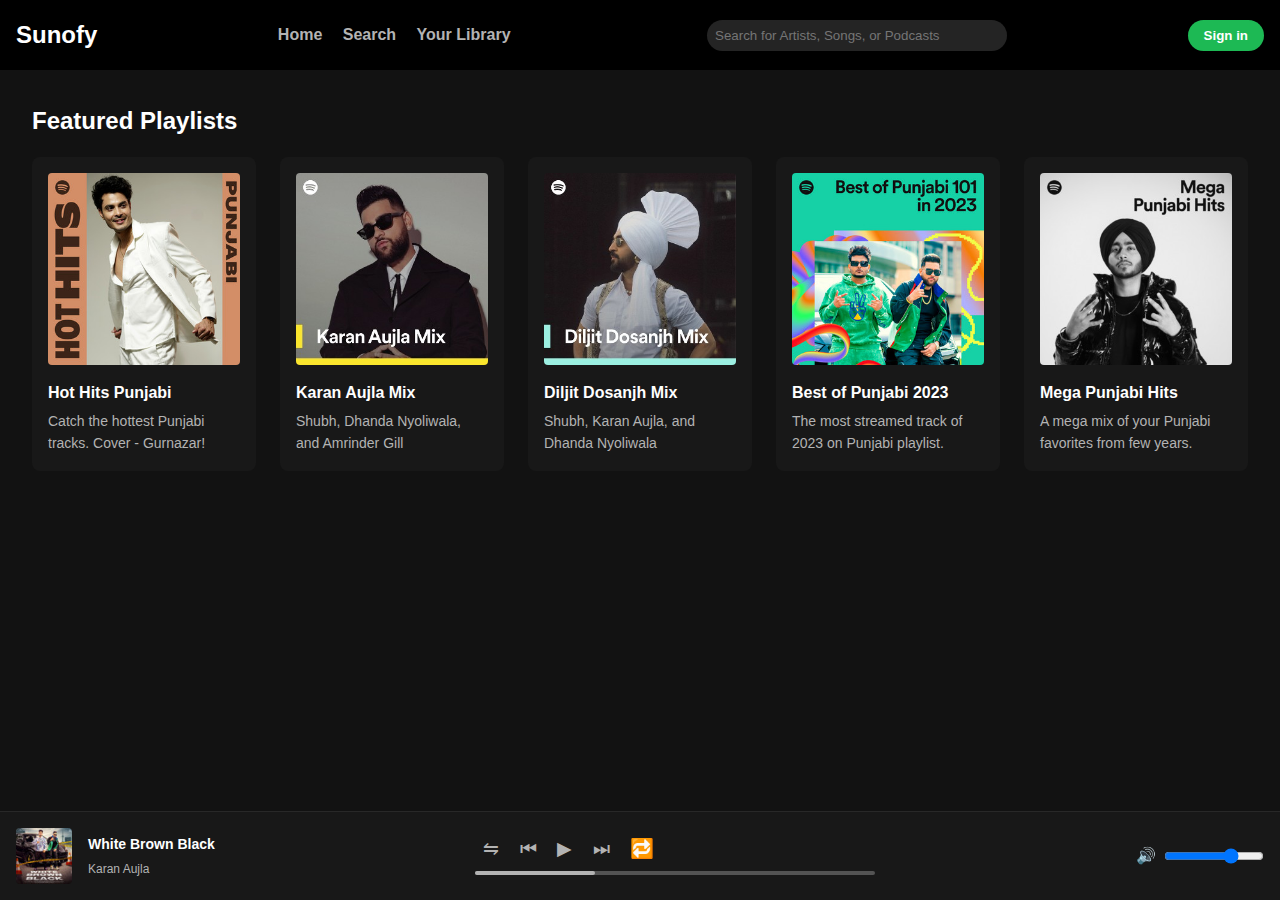
<file: index.html>
<!DOCTYPE html>
<html lang="en">
  <head>
    <meta charset="UTF-8" />
    <meta name="viewport" content="width=device-width, initial-scale=1.0" />
    <title>Sunofy-Music Streaming</title>
    <link rel="stylesheet" href="style.css">
  </head>
  <body>
    <header>
      <a href="#" class="logo">Sunofy</a>
      <nav>
        <a href="#">Home</a>
        <a href="#">Search</a>
        <a href="#">Your Library</a>
      </nav>
      <input
        type="search"
        class="search-bar"
        placeholder="Search for Artists, Songs, or Podcasts"
      />
      <button class="sign-in"><a href="signin.html" style="text-decoration: none; color: white;">Sign in</a></button>
    </header>

    <main>
      <h1>Featured Playlists</h1>
      <div class="playlist-grid">
        <a href="playlist1.html" class="playlist-item-link">
          <div class="playlist-item">
            <img src="download.jpg" alt="Hot Hits Punjabi" />
            <h3>Hot Hits Punjabi</h3>
            <p>Catch the hottest Punjabi tracks. Cover - Gurnazar!</p>
          </div>
        </a>
        <a href="playlist2.html" class="playlist-item-link">
          <div class="playlist-item">
            <img src="download (1).jpg" alt="Karan Aujla Mix" />
            <h3>Karan Aujla Mix</h3>
            <p>Shubh, Dhanda Nyoliwala, and Amrinder Gill</p>
          </div>
        </a>
        <a href="playlist3.html" class="playlist-item-link">
          <div class="playlist-item">
            <img src="default.jpg" alt="Diljit Dosanjh Mix" />
            <h3>Diljit Dosanjh Mix</h3>
            <p>Shubh, Karan Aujla, and Dhanda Nyoliwala</p>
          </div>
        </a>
        <a href="playlist4.html"  class="playlist-item-link">
          <div class="playlist-item">
            <img src="download (2).jpg" alt="Best of Punjabi 2023" />
            <h3>Best of Punjabi 2023</h3>
            <p>
              The most streamed track of 2023 on Punjabi playlist.
            </p>
          </div>
        </a>
        <a href="playlist5.html"  class="playlist-item-link">
          <div class="playlist-item">
            <img
              src="ab67706f00000002a0bdc80e697bae302fc2a7eb.jpg"
              alt="Mega Punjabi Hits"
            />
            <h3>Mega Punjabi Hits</h3>
            <p>A mega mix of your Punjabi favorites from few years.</p>
          </div>
        </a>
      </div>
    </main>

    <footer>
      <audio
        id="myAudio"
        src="White_Brown_Black_-_Karan_Aujla_128_Kbps.mp3"
        preload="auto"
      ></audio>
      <div class="now-playing">
        <img src="download (3).jpg" alt="Album cover" />
        <div>
          <h4>White Brown Black</h4>
          <p>Karan Aujla</p>
        </div>
      </div>
      <div class="player-controls">
        <div class="controls">
          <button>⇋</button>
          <button>⏮</button>

          <button id="playPauseBtn" onclick="togglePlayPause()">▶</button>

          <button>⏭</button>
          <button>🔁</button>
        </div>
        <div class="progress-bar">
          <div class="progress"></div>
        </div>
      </div>
      <div class="volume-control">
        <span>🔊</span>
        <input
          type="range"
          class="volume-slider"
          min="0"
          max="1"
          step="0.01"
          value="0.7"
          onchange="setVolume(this.value)"
        />
      </div>
    </footer>

    <script>
      function togglePlayPause() {
        const audio = document.getElementById("myAudio");
        const playPauseBtn = document.getElementById("playPauseBtn");

        if (audio.paused) {
          audio.play();
          playPauseBtn.textContent = "⏸"; 
        } else {
          audio.pause();
          playPauseBtn.textContent = "▶"; 
        }
      }

      function setVolume(value) {
        const audio = document.getElementById("myAudio");
        audio.volume = value;
      }
      
    </script>
  </body>
</html>
</file>
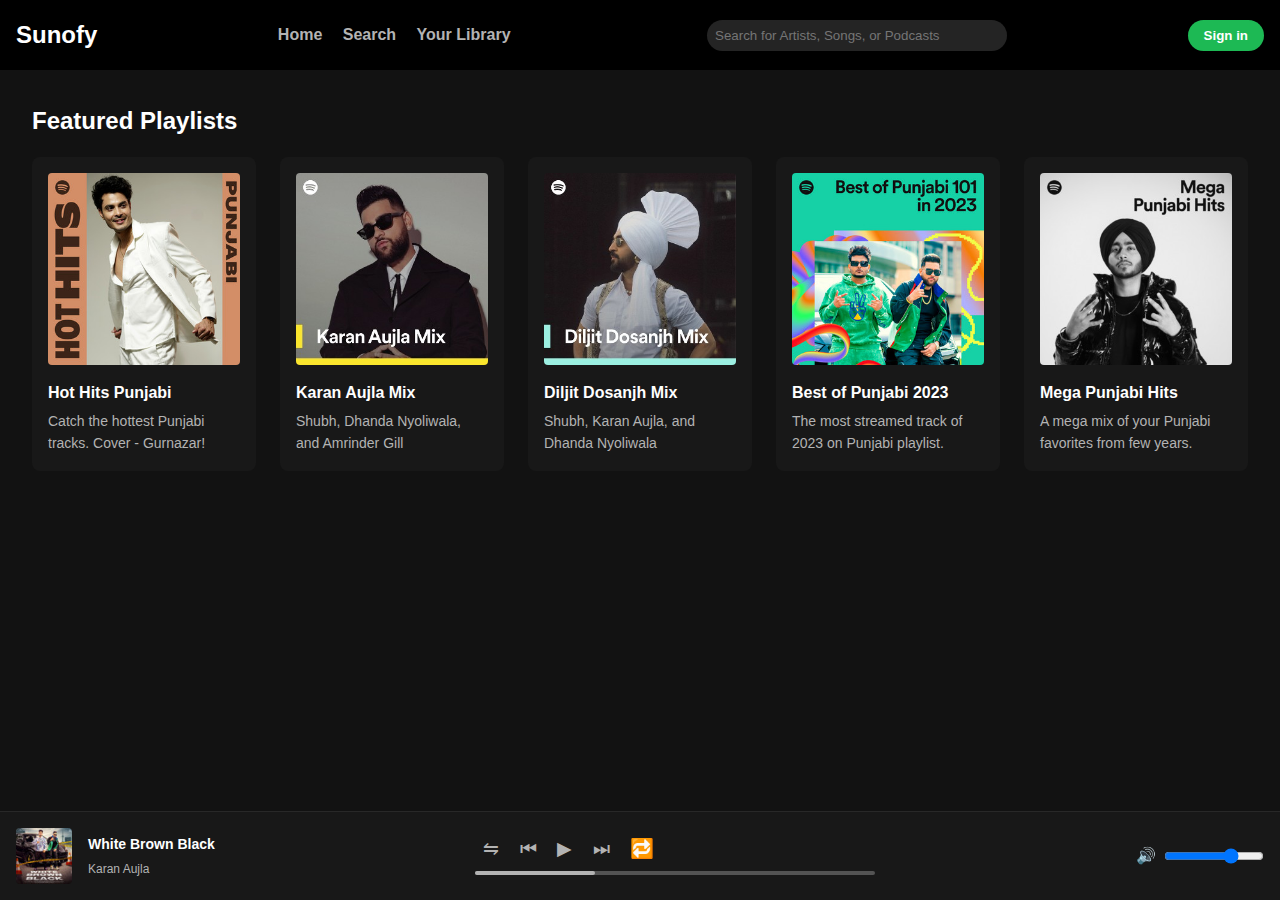
<file: Folder/index.html>
<!DOCTYPE html>
<html lang="en">
  <head>
    <meta charset="UTF-8" />
    <meta name="viewport" content="width=device-width, initial-scale=1.0" />
    <title>Sunofy-Music Streaming</title>
    <link rel="stylesheet" href="style.css">
  </head>
  <body>
    <header>
      <a href="#" class="logo">Sunofy</a>
      <nav>
        <a href="#">Home</a>
        <a href="#">Search</a>
        <a href="#">Your Library</a>
      </nav>
      <input
        type="search"
        class="search-bar"
        placeholder="Search for Artists, Songs, or Podcasts"
      />
      <button class="sign-in"><a href="signin.html" style="text-decoration: none; color: white;">Sign in</a></button>
    </header>

    <main>
      <h1>Featured Playlists</h1>
      <div class="playlist-grid">
        <a href="playlist1.html" class="playlist-item-link">
          <div class="playlist-item">
            <img src="download.jpg" alt="Hot Hits Punjabi" />
            <h3>Hot Hits Punjabi</h3>
            <p>Catch the hottest Punjabi tracks. Cover - Gurnazar!</p>
          </div>
        </a>
        <a href="playlist2.html" class="playlist-item-link">
          <div class="playlist-item">
            <img src="download (1).jpg" alt="Karan Aujla Mix" />
            <h3>Karan Aujla Mix</h3>
            <p>Shubh, Dhanda Nyoliwala, and Amrinder Gill</p>
          </div>
        </a>
        <a href="playlist3.html" class="playlist-item-link">
          <div class="playlist-item">
            <img src="default.jpg" alt="Diljit Dosanjh Mix" />
            <h3>Diljit Dosanjh Mix</h3>
            <p>Shubh, Karan Aujla, and Dhanda Nyoliwala</p>
          </div>
        </a>
        <a href="playlist4.html"  class="playlist-item-link">
          <div class="playlist-item">
            <img src="download (2).jpg" alt="Best of Punjabi 2023" />
            <h3>Best of Punjabi 2023</h3>
            <p>
              The most streamed track of 2023 on Punjabi playlist.
            </p>
          </div>
        </a>
        <a href="playlist5.html"  class="playlist-item-link">
          <div class="playlist-item">
            <img
              src="ab67706f00000002a0bdc80e697bae302fc2a7eb.jpg"
              alt="Mega Punjabi Hits"
            />
            <h3>Mega Punjabi Hits</h3>
            <p>A mega mix of your Punjabi favorites from few years.</p>
          </div>
        </a>
      </div>
    </main>

    <footer>
      <audio
        id="myAudio"
        src="White_Brown_Black_-_Karan_Aujla_128_Kbps.mp3"
        preload="auto"
      ></audio>
      <div class="now-playing">
        <img src="download (3).jpg" alt="Album cover" />
        <div>
          <h4>White Brown Black</h4>
          <p>Karan Aujla</p>
        </div>
      </div>
      <div class="player-controls">
        <div class="controls">
          <button>⇋</button>
          <button>⏮</button>

          <button id="playPauseBtn" onclick="togglePlayPause()">▶</button>

          <button>⏭</button>
          <button>🔁</button>
        </div>
        <div class="progress-bar">
          <div class="progress"></div>
        </div>
      </div>
      <div class="volume-control">
        <span>🔊</span>
        <input
          type="range"
          class="volume-slider"
          min="0"
          max="1"
          step="0.01"
          value="0.7"
          onchange="setVolume(this.value)"
        />
      </div>
    </footer>

    <script>
      function togglePlayPause() {
        const audio = document.getElementById("myAudio");
        const playPauseBtn = document.getElementById("playPauseBtn");

        if (audio.paused) {
          audio.play();
          playPauseBtn.textContent = "⏸"; 
        } else {
          audio.pause();
          playPauseBtn.textContent = "▶"; 
        }
      }

      function setVolume(value) {
        const audio = document.getElementById("myAudio");
        audio.volume = value;
      }
      
    </script>
  </body>
</html>
</file>
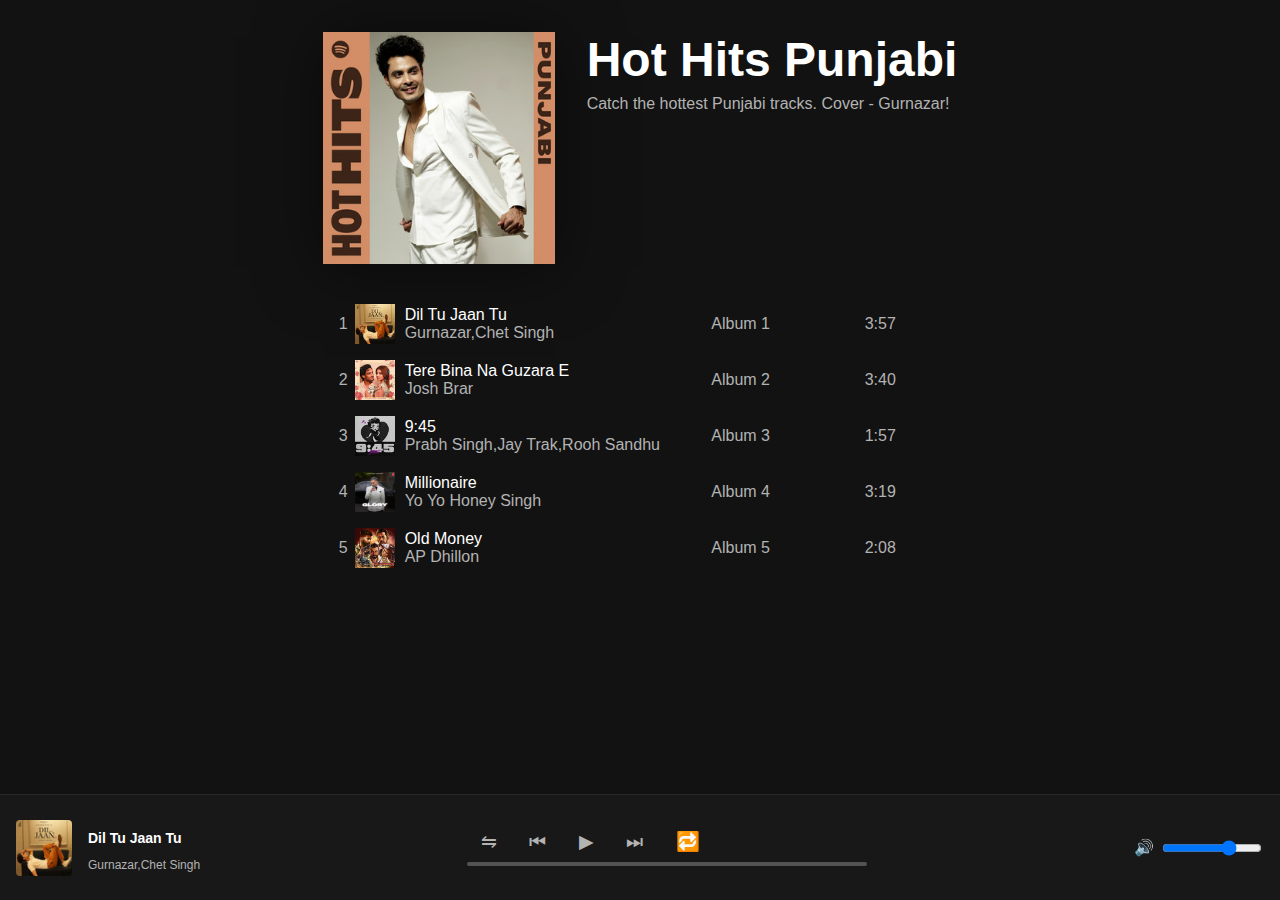
<file: playlist1.html>
<!DOCTYPE html>
<html lang="en">
<head>
    <meta charset="UTF-8">
    <meta name="viewport" content="width=device-width, initial-scale=1.0">
    <title>Sunofy Playlist</title>
    <style>
        :root {
            --background-color: #121212;
            --text-color: #ffffff;
            --secondary-text-color: #b3b3b3;
            --hover-color: #1db954;
            --placeholder-color: #282828;
        }

        body {
            display: flex;
            flex-direction: column;
            min-height: 100vh;
            font-family: -apple-system, BlinkMacSystemFont, 'Segoe UI', Roboto, Oxygen, Ubuntu, Cantarell, 'Open Sans', 'Helvetica Neue', sans-serif;
            background-color: var(--background-color);
            color: var(--text-color);
            margin: 0;
            padding: 0;
        }

        .container {
            flex: 1;
            max-width: 1000px;
            margin: 0 auto;
            padding: 2rem;
        }

        header {
            display: grid;
            grid-template-columns: 232px 1fr;
            gap: 2rem;
            margin-bottom: 2rem;
        }

        .playlist-image {
            width: 232px;
            height: 232px;
            background-color: var(--placeholder-color);
            box-shadow: 0 4px 60px rgba(0, 0, 0, 0.5);
            display: flex;
            justify-content: center;
            align-items: center;
            overflow: hidden;
        }

        .playlist-image img {
            width: 100%;
            height: 100%;
            object-fit: cover;
        }

        .playlist-info h1 {
            font-size: 3rem;
            margin: 0 0 0.5rem;
        }

        .playlist-info p {
            color: var(--secondary-text-color);
            margin: 0;
        }

        .song-list {
            list-style-type: none;
            padding: 0;
        }

        .song-item {
            display: grid;
            grid-template-columns: 16px 50px 4fr 2fr 1fr;
            align-items: center;
            padding: 0.5rem 1rem;
            border-radius: 4px;
            cursor: pointer;
        }

        .song-item:hover {
            background-color: rgba(255, 255, 255, 0.1);
        }

        .song-item span {
            color: var(--secondary-text-color);
        }

        .song-title {
            color: var(--text-color);
        }

        .song-artist {
            color: var(--secondary-text-color);
        }

        .song-item:hover .song-title {
            color: var(--hover-color);
        }

        .song-image {
            width: 40px;
            height: 40px;
            overflow: hidden;
            margin-right: 10px;
        }

        .song-image img {
            width: 100%;
            height: 100%;
            object-fit: cover;
        }

        footer {
            background-color: #181818;
            padding: 1rem;
            display: flex;
            justify-content: space-between;
            align-items: center;
            border-top: 1px solid #282828;
        }

        .now-playing {
            display: flex;
            align-items: center;
        }

        .now-playing img {
            width: 56px;
            height: 56px;
            margin-right: 1rem;
            border-radius: 4px;
        }

        .now-playing h4 {
            font-size: 0.875rem;
            margin-bottom: 0.25rem;
        }

        .now-playing p {
            font-size: 0.75rem;
            color: #b3b3b3;
        }

        .controls button {
            background: none;
            border: none;
            cursor: pointer;
            color: #b3b3b3;
            font-size: 1.2rem;
            margin: 0 0.5rem;
        }

        .controls button:hover {
            color: #fff;
        }

        .controls button:focus {
            outline: none;
        }

        .progress-bar {
            width: 400px;
            height: 4px;
            background-color: #535353;
            margin-top: 0.5rem;
            border-radius: 2px;
            cursor: pointer;
        }

        .progress {
            width: 0;
            height: 100%;
            background-color: #b3b3b3;
            border-radius: 2px;
            transition: width 0.1s linear;
        }

        .volume-control {
            display: flex;
            align-items: center;
        }

        .volume-slider {
            margin-left: 0.5rem;
            width: 100px;
        }
    </style>
</head>
<body>
    <div class="container">
        <header>
            <div class="playlist-image">
                <img src="download.jpg" alt="Playlist cover" />
            </div>
            <div class="playlist-info">
                <h1>Hot Hits Punjabi</h1>
                <p>Catch the hottest Punjabi tracks. Cover - Gurnazar!</p>
            </div>
        </header>
        <main>
            <ul class="song-list">
                <li class="song-item" data-index="0">
                    <span>1</span>
                    <div class="song-image">
                        <img src="download (4).jpg" alt="Song 1 cover" />
                    </div>
                    <div>
                        <div class="song-title">Dil Tu Jaan Tu</div>
                        <div class="song-artist">Gurnazar,Chet Singh</div>
                    </div>
                    <span>Album 1</span>
                    <span>3:57</span>
                </li>
                <li class="song-item" data-index="1">
                    <span>2</span>
                    <div class="song-image">
                        <img src="download (5).jpg" alt="Song 2 cover" />
                    </div>
                    <div>
                        <div class="song-title">Tere Bina Na Guzara E</div>
                        <div class="song-artist">Josh Brar</div>
                    </div>
                    <span>Album 2</span>
                    <span>3:40</span>
                </li>
                <li class="song-item" data-index="2">
                    <span>3</span>
                    <div class="song-image">
                        <img src="download (6).jpg" alt="Song 3 cover" />
                    </div>
                    <div>
                        <div class="song-title">9:45</div>
                        <div class="song-artist">Prabh Singh,Jay Trak,Rooh Sandhu</div>
                    </div>
                    <span>Album 3</span>
                    <span>1:57</span>
                </li>
                <li class="song-item" data-index="3">
                    <span>4</span>
                    <div class="song-image">
                        <img src="download (7).jpg" alt="Song 4 cover" />
                    </div>
                    <div>
                        <div class="song-title">Millionaire</div>
                        <div class="song-artist">Yo Yo Honey Singh</div>
                    </div>
                    <span>Album 4</span>
                    <span>3:19</span>
                </li>
                <li class="song-item" data-index="4">
                    <span>5</span>
                    <div class="song-image">
                        <img src="download (8).jpg" alt="Song 5 cover" />
                    </div>
                    <div>
                        <div class="song-title">Old Money</div>
                        <div class="song-artist">AP Dhillon</div>
                    </div>
                    <span>Album 5</span>
                    <span>2:08</span>
                </li>
            </ul>
        </main>
    </div>
    <footer>
        <audio id="myAudio" preload="auto"></audio>
        <div class="now-playing">
            <img id="nowPlayingImg" src="download (18).jpg" alt="Album cover" />
            <div>
                <h4 id="nowPlayingTitle">White Brown Black</h4>
                <p id="nowPlayingArtist">Avvy Sra,Karan Aujla</p>
            </div>
        </div>
        <div class="player-controls">
            <div class="controls">
                <button onclick="shufflePlaylist()">⇋</button>
                <button onclick="playPrevious()">⏮</button>
                <button id="playPauseBtn" onclick="togglePlayPause()">▶</button>
                <button onclick="playNext()">⏭</button>
                <button onclick="toggleRepeat()">🔁</button>
            </div>
            <!-- Added id to the progress bar container -->
            <div class="progress-bar" id="progressBarContainer">
                <div id="progress" class="progress"></div>
            </div>
        </div>
        <div class="volume-control">
            <span>🔊</span>
            <input
                type="range"
                class="volume-slider"
                min="0"
                max="1"
                step="0.01"
                value="0.7"
                onchange="setVolume(this.value)"
            />
        </div>
    </footer>
    <script>
        const songs = [ 
            {
                title: "Dil Tu Jaan Tu",
                artist: "Gurnazar,Chet Singh",
                cover: "download (4).jpg",
                file: "Dil Tu Jaan Tu (RiskyJatt.Com).mp3"
            },
            {
                title: "Tere Bina Na Guzara E",
                artist: "Josh Brar",
                cover: "download (5).jpg",
                file: "Tere Bina Na Guzara E (RiskyJatt.Com).mp3"
            },
            {
                title: "9:45",
                artist: "Prabh Singh,Jay Trak,Rooh Sandhu",
                cover: "download (6).jpg",
                file: "945.mp3"
            },
            {
                title: "Millionaire",
                artist: "Yo Yo Honey Singh",
                cover: "download (7).jpg",
                file: "Millionaire (RiskyJatt.Com).mp3"
            },
            {
                title: "Old Money",
                artist: "AP Dhillon",
                cover: "download (8).jpg",
                file: "Old Money (RiskyJatt.Com).mp3"
            }
        ];
        
        let currentSongIndex = 0;
        let isRepeat = false;
        const audio = document.getElementById("myAudio");
        const playPauseBtn = document.getElementById("playPauseBtn");
        const nowPlayingImg = document.getElementById("nowPlayingImg");
        const nowPlayingTitle = document.getElementById("nowPlayingTitle");
        const nowPlayingArtist = document.getElementById("nowPlayingArtist");
        const progressBar = document.getElementById("progress");

        function loadSong(index) {
            const song = songs[index];
            audio.src = song.file;
            nowPlayingImg.src = song.cover;
            nowPlayingTitle.textContent = song.title;
            nowPlayingArtist.textContent = song.artist;
            currentSongIndex = index;
        }

        function playSong() {
            audio.play();
            playPauseBtn.textContent = "⏸";
        }

        function pauseSong() {
            audio.pause();
            playPauseBtn.textContent = "▶";
        }

        function togglePlayPause() {
            if (audio.paused) {
                playSong();
            } else {
                pauseSong();
            }
        }

        function playNext() {
            currentSongIndex = (currentSongIndex + 1) % songs.length;
            loadSong(currentSongIndex);
            playSong();
        }

        function playPrevious() {
            currentSongIndex = (currentSongIndex - 1 + songs.length) % songs.length;
            loadSong(currentSongIndex);
            playSong();
        }

        function setVolume(value) {
            audio.volume = value;
        }

        function updateProgress() {
            const progress = (audio.currentTime / audio.duration) * 100;
            progressBar.style.width = `${progress}%`;
        }

        function seekTo(event) {
            const progressBarWidth = this.clientWidth;
            const clickX = event.offsetX;
            const duration = audio.duration;
            audio.currentTime = (clickX / progressBarWidth) * duration;
        }

        function shufflePlaylist() {
            for (let i = songs.length - 1; i > 0; i--) {
                const j = Math.floor(Math.random() * (i + 1));
                [songs[i], songs[j]] = [songs[j], songs[i]];
            }
            currentSongIndex = 0;
            loadSong(currentSongIndex);
            playSong();
        }

        function toggleRepeat() {
            isRepeat = !isRepeat;
            const repeatBtn = document.querySelector('.controls button:last-child');
            repeatBtn.style.color = isRepeat ? 'var(--hover-color)' : '#b3b3b3';
        }

        // Add click event listeners to song items
        const songItems = document.querySelectorAll('.song-item');
        songItems.forEach(item => {
            item.addEventListener('click', function() {
                const index = parseInt(this.getAttribute('data-index'));
                loadSong(index);
                playSong();
            });
        });

        // Add event listeners for audio
        audio.addEventListener('timeupdate', updateProgress);
        audio.addEventListener('ended', () => {
            if (isRepeat) {
                playSong();
            } else {
                playNext();
            }
        });


        // Add event listener for progress bar
        document.getElementById('progressBarContainer').addEventListener('click', seekTo);

        // Load the first song
        loadSong(0);
        </script>
</body>
</html>
</file>
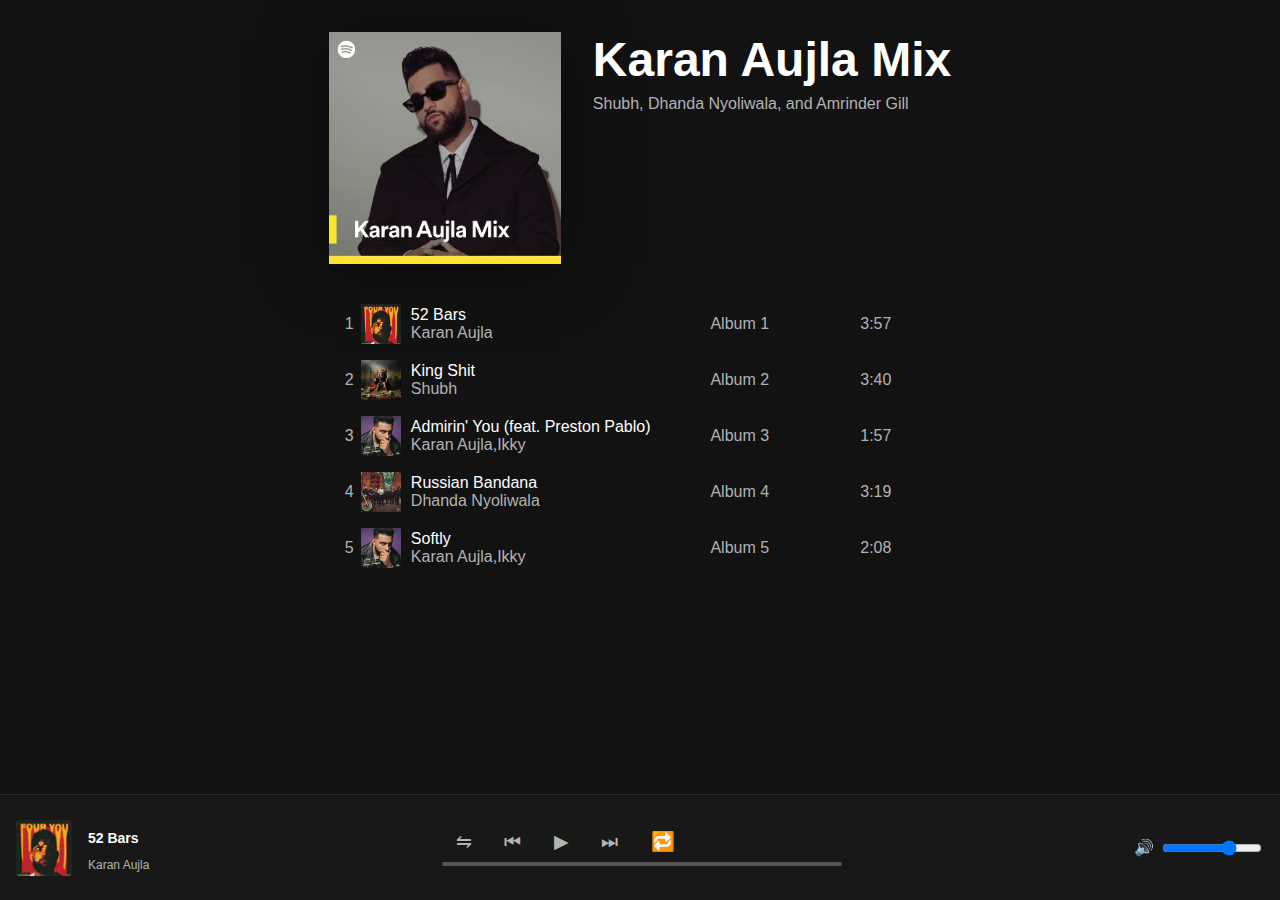
<file: playlist2.html>
<!DOCTYPE html>
<html lang="en">
<head>
    <meta charset="UTF-8">
    <meta name="viewport" content="width=device-width, initial-scale=1.0">
    <title>Sunofy Playlist</title>
    <style>
        :root {
            --background-color: #121212;
            --text-color: #ffffff;
            --secondary-text-color: #b3b3b3;
            --hover-color: #1db954;
            --placeholder-color: #282828;
        }

        body {
            display: flex;
            flex-direction: column;
            min-height: 100vh;
            font-family: -apple-system, BlinkMacSystemFont, 'Segoe UI', Roboto, Oxygen, Ubuntu, Cantarell, 'Open Sans', 'Helvetica Neue', sans-serif;
            background-color: var(--background-color);
            color: var(--text-color);
            margin: 0;
            padding: 0;
        }

        .container {
            flex: 1;
            max-width: 1000px;
            margin: 0 auto;
            padding: 2rem;
        }

        header {
            display: grid;
            grid-template-columns: 232px 1fr;
            gap: 2rem;
            margin-bottom: 2rem;
        }

        .playlist-image {
            width: 232px;
            height: 232px;
            background-color: var(--placeholder-color);
            box-shadow: 0 4px 60px rgba(0, 0, 0, 0.5);
            display: flex;
            justify-content: center;
            align-items: center;
            overflow: hidden;
        }

        .playlist-image img {
            width: 100%;
            height: 100%;
            object-fit: cover;
        }

        .playlist-info h1 {
            font-size: 3rem;
            margin: 0 0 0.5rem;
        }

        .playlist-info p {
            color: var(--secondary-text-color);
            margin: 0;
        }

        .song-list {
            list-style-type: none;
            padding: 0;
        }

        .song-item {
            display: grid;
            grid-template-columns: 16px 50px 4fr 2fr 1fr;
            align-items: center;
            padding: 0.5rem 1rem;
            border-radius: 4px;
            cursor: pointer;
        }

        .song-item:hover {
            background-color: rgba(255, 255, 255, 0.1);
        }

        .song-item span {
            color: var(--secondary-text-color);
        }

        .song-title {
            color: var(--text-color);
        }

        .song-artist {
            color: var(--secondary-text-color);
        }

        .song-item:hover .song-title {
            color: var(--hover-color);
        }

        .song-image {
            width: 40px;
            height: 40px;
            overflow: hidden;
            margin-right: 10px;
        }

        .song-image img {
            width: 100%;
            height: 100%;
            object-fit: cover;
        }

        footer {
            background-color: #181818;
            padding: 1rem;
            display: flex;
            justify-content: space-between;
            align-items: center;
            border-top: 1px solid #282828;
        }

        .now-playing {
            display: flex;
            align-items: center;
        }

        .now-playing img {
            width: 56px;
            height: 56px;
            margin-right: 1rem;
            border-radius: 4px;
        }

        .now-playing h4 {
            font-size: 0.875rem;
            margin-bottom: 0.25rem;
        }

        .now-playing p {
            font-size: 0.75rem;
            color: #b3b3b3;
        }

        .controls button {
            background: none;
            border: none;
            cursor: pointer;
            color: #b3b3b3;
            font-size: 1.2rem;
            margin: 0 0.5rem;
        }

        .controls button:hover {
            color: #fff;
        }

        .controls button:focus {
            outline: none;
        }

        .progress-bar {
            width: 400px;
            height: 4px;
            background-color: #535353;
            margin-top: 0.5rem;
            border-radius: 2px;
            cursor: pointer;
        }

        .progress {
            width: 0;
            height: 100%;
            background-color: #b3b3b3;
            border-radius: 2px;
            transition: width 0.1s linear;
        }

        .volume-control {
            display: flex;
            align-items: center;
        }

        .volume-slider {
            margin-left: 0.5rem;
            width: 100px;
        }
    </style>
</head>
<body>
    <div class="container">
        <header>
            <div class="playlist-image">
                <img src="download (1).jpg" alt="Playlist cover" />
            </div>
            <div class="playlist-info">
                <h1>Karan Aujla Mix</h1>
                <p>Shubh, Dhanda Nyoliwala, and Amrinder Gill</p>
            </div>
        </header>
        <main>
            <ul class="song-list">
                <li class="song-item" data-index="0">
                    <span>1</span>
                    <div class="song-image">
                        <img src="download (9).jpg" alt="Song 1 cover" />
                    </div>
                    <div>
                        <div class="song-title">52 Bars</div>
                        <div class="song-artist">Karan Aujla</div>
                    </div>
                    <span>Album 1</span>
                    <span>3:57</span>
                </li>
                <li class="song-item" data-index="1">
                    <span>2</span>
                    <div class="song-image">
                        <img src="download (10).jpg" alt="Song 2 cover" />
                    </div>
                    <div>
                        <div class="song-title">King Shit</div>
                        <div class="song-artist">Shubh</div>
                    </div>
                    <span>Album 2</span>
                    <span>3:40</span>
                </li>
                <li class="song-item" data-index="2">
                    <span>3</span>
                    <div class="song-image">
                        <img src="download (11).jpg" alt="Song 3 cover" />
                    </div>
                    <div>
                        <div class="song-title">Admirin' You (feat. Preston Pablo)</div>
                        <div class="song-artist">Karan Aujla,Ikky</div>
                    </div>
                    <span>Album 3</span>
                    <span>1:57</span>
                </li>
                <li class="song-item" data-index="3">
                    <span>4</span>
                    <div class="song-image">
                        <img src="download (12).jpg" alt="Song 4 cover" />
                    </div>
                    <div>
                        <div class="song-title">Russian Bandana</div>
                        <div class="song-artist">Dhanda Nyoliwala</div>
                    </div>
                    <span>Album 4</span>
                    <span>3:19</span>
                </li>
                <li class="song-item" data-index="4">
                    <span>5</span>
                    <div class="song-image">
                        <img src="download (11).jpg" alt="Song 5 cover" />
                    </div>
                    <div>
                        <div class="song-title">Softly</div>
                        <div class="song-artist">Karan Aujla,Ikky</div>
                    </div>
                    <span>Album 5</span>
                    <span>2:08</span>
                </li>
            </ul>
        </main>
    </div>
    <footer>
        <audio id="myAudio" preload="auto"></audio>
        <div class="now-playing">
            <img id="nowPlayingImg" src="download (18).jpg" alt="Album cover" />
            <div>
                <h4 id="nowPlayingTitle">White Brown Black</h4>
                <p id="nowPlayingArtist">Avvy Sra,Karan Aujla</p>
            </div>
        </div>
        <div class="player-controls">
            <div class="controls">
                <button onclick="shufflePlaylist()">⇋</button>
                <button onclick="playPrevious()">⏮</button>
                <button id="playPauseBtn" onclick="togglePlayPause()">▶</button>
                <button onclick="playNext()">⏭</button>
                <button onclick="toggleRepeat()">🔁</button>
            </div>
            <!-- Added id to the progress bar container -->
            <div class="progress-bar" id="progressBarContainer">
                <div id="progress" class="progress"></div>
            </div>
        </div>
        <div class="volume-control">
            <span>🔊</span>
            <input
                type="range"
                class="volume-slider"
                min="0"
                max="1"
                step="0.01"
                value="0.7"
                onchange="setVolume(this.value)"
            />
        </div>
    </footer>
    <script>
        const songs = [
            {
                title: "52 Bars",
                artist: "Karan Aujla",
                cover: "download (9).jpg",
                file: "52 Bars (RiskyJatt.Com).mp3"
            },
            {
                title: "King Shit",
                artist: "Shubh",
                cover: "download (10).jpg",
                file: "King Shit (RiskyJatt.Com).mp3"
            },
            {
                title: "Admirin' You (feat. Preston Pablo)",
                artist: "Karan Aujla,Ikky",
                cover: "download (11).jpg",
                file: "Admiring you.mp3"
            },
            {
                title: "Russian Bandana",
                artist: "Dhanda Nyoliwala",
                cover: "download (12).jpg",
                file: "Russian Bandana.mp3"
            },
            {
                title: "Softly",
                artist: "Karan Aujla,Ikky",
                cover: "download (11).jpg",
                file: "Softly - Karan Aujla(MixJio.In).mp3"
            }
        ];
        
        let currentSongIndex = 0;
        let isRepeat = false;
        const audio = document.getElementById("myAudio");
        const playPauseBtn = document.getElementById("playPauseBtn");
        const nowPlayingImg = document.getElementById("nowPlayingImg");
        const nowPlayingTitle = document.getElementById("nowPlayingTitle");
        const nowPlayingArtist = document.getElementById("nowPlayingArtist");
        const progressBar = document.getElementById("progress");

        function loadSong(index) {
            const song = songs[index];
            audio.src = song.file;
            nowPlayingImg.src = song.cover;
            nowPlayingTitle.textContent = song.title;
            nowPlayingArtist.textContent = song.artist;
            currentSongIndex = index;
        }

        function playSong() {
            audio.play();
            playPauseBtn.textContent = "⏸";
        }

        function pauseSong() {
            audio.pause();
            playPauseBtn.textContent = "▶";
        }

        function togglePlayPause() {
            if (audio.paused) {
                playSong();
            } else {
                pauseSong();
            }
        }

        function playNext() {
            currentSongIndex = (currentSongIndex + 1) % songs.length;
            loadSong(currentSongIndex);
            playSong();
        }

        function playPrevious() {
            currentSongIndex = (currentSongIndex - 1 + songs.length) % songs.length;
            loadSong(currentSongIndex);
            playSong();
        }

        function setVolume(value) {
            audio.volume = value;
        }

        function updateProgress() {
            const progress = (audio.currentTime / audio.duration) * 100;
            progressBar.style.width = `${progress}%`;
        }

        function seekTo(event) {
            const progressBarWidth = this.clientWidth;
            const clickX = event.offsetX;
            const duration = audio.duration;
            audio.currentTime = (clickX / progressBarWidth) * duration;
        }

        function shufflePlaylist() {
            for (let i = songs.length - 1; i > 0; i--) {
                const j = Math.floor(Math.random() * (i + 1));
                [songs[i], songs[j]] = [songs[j], songs[i]];
            }
            currentSongIndex = 0;
            loadSong(currentSongIndex);
            playSong();
        }

        function toggleRepeat() {
            isRepeat = !isRepeat;
            const repeatBtn = document.querySelector('.controls button:last-child');
            repeatBtn.style.color = isRepeat ? 'var(--hover-color)' : '#b3b3b3';
        }

        // Add click event listeners to song items
        const songItems = document.querySelectorAll('.song-item');
        songItems.forEach(item => {
            item.addEventListener('click', function() {
                const index = parseInt(this.getAttribute('data-index'));
                loadSong(index);
                playSong();
            });
        });

        // Add event listeners for audio
        audio.addEventListener('timeupdate', updateProgress);
        audio.addEventListener('ended', () => {
            if (isRepeat) {
                playSong();
            } else {
                playNext();
            }
        });


        // Add event listener for progress bar
        document.getElementById('progressBarContainer').addEventListener('click', seekTo);

        // Load the first song
        loadSong(0);
        </script>
</body>
</html>
</file>
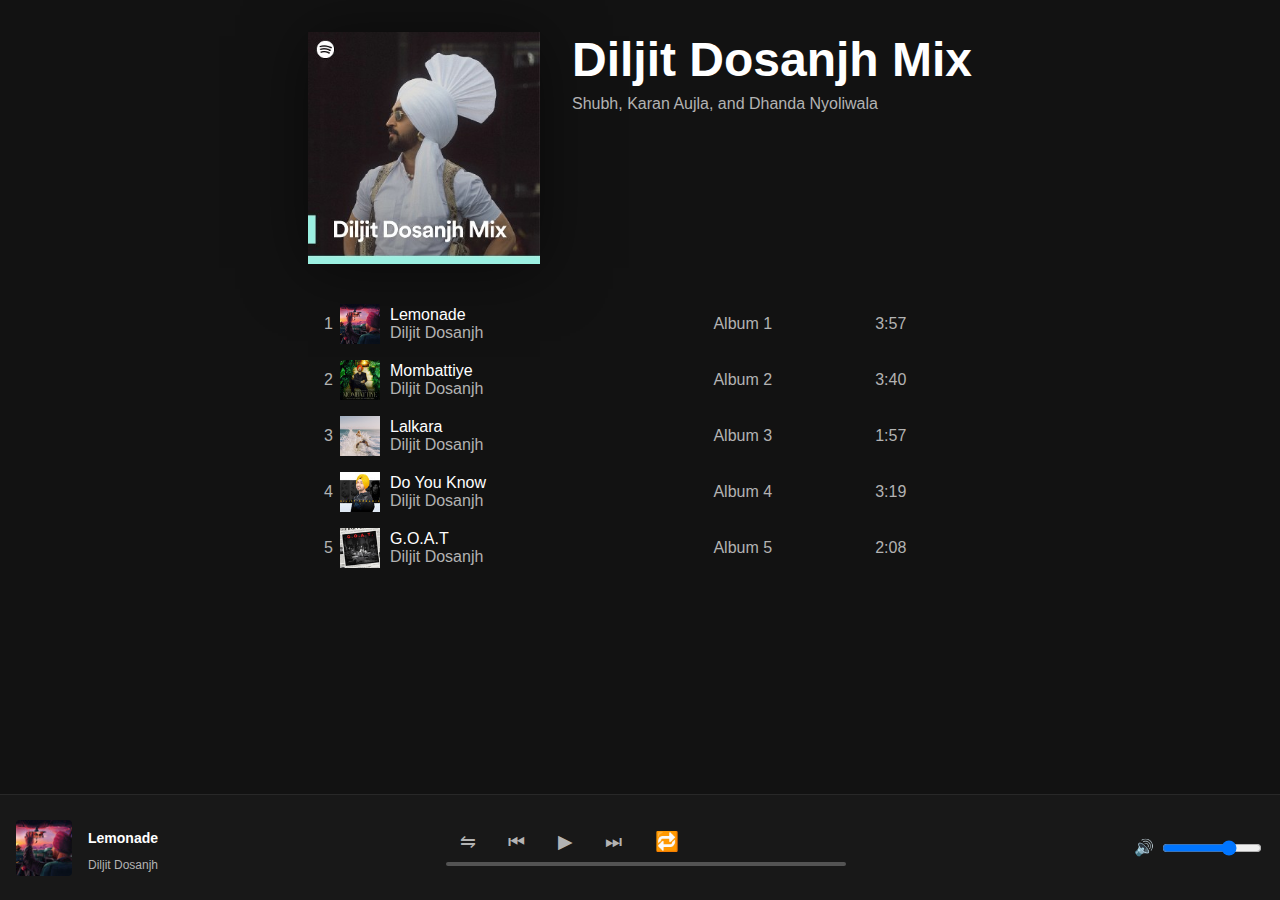
<file: playlist3.html>
<!DOCTYPE html>
<html lang="en">
<head>
    <meta charset="UTF-8">
    <meta name="viewport" content="width=device-width, initial-scale=1.0">
    <title>Sunofy Playlist</title>
    <style>
       :root {
            --background-color: #121212;
            --text-color: #ffffff;
            --secondary-text-color: #b3b3b3;
            --hover-color: #1db954;
            --placeholder-color: #282828;
        }

        body {
            display: flex;
            flex-direction: column;
            min-height: 100vh;
            font-family: -apple-system, BlinkMacSystemFont, 'Segoe UI', Roboto, Oxygen, Ubuntu, Cantarell, 'Open Sans', 'Helvetica Neue', sans-serif;
            background-color: var(--background-color);
            color: var(--text-color);
            margin: 0;
            padding: 0;
        }

        .container {
            flex: 1;
            max-width: 1000px;
            margin: 0 auto;
            padding: 2rem;
        }

        header {
            display: grid;
            grid-template-columns: 232px 1fr;
            gap: 2rem;
            margin-bottom: 2rem;
        }

        .playlist-image {
            width: 232px;
            height: 232px;
            background-color: var(--placeholder-color);
            box-shadow: 0 4px 60px rgba(0, 0, 0, 0.5);
            display: flex;
            justify-content: center;
            align-items: center;
            overflow: hidden;
        }

        .playlist-image img {
            width: 100%;
            height: 100%;
            object-fit: cover;
        }

        .playlist-info h1 {
            font-size: 3rem;
            margin: 0 0 0.5rem;
        }

        .playlist-info p {
            color: var(--secondary-text-color);
            margin: 0;
        }

        .song-list {
            list-style-type: none;
            padding: 0;
        }

        .song-item {
            display: grid;
            grid-template-columns: 16px 50px 4fr 2fr 1fr;
            align-items: center;
            padding: 0.5rem 1rem;
            border-radius: 4px;
            cursor: pointer;
        }

        .song-item:hover {
            background-color: rgba(255, 255, 255, 0.1);
        }

        .song-item span {
            color: var(--secondary-text-color);
        }

        .song-title {
            color: var(--text-color);
        }

        .song-artist {
            color: var(--secondary-text-color);
        }

        .song-item:hover .song-title {
            color: var(--hover-color);
        }

        .song-image {
            width: 40px;
            height: 40px;
            overflow: hidden;
            margin-right: 10px;
        }

        .song-image img {
            width: 100%;
            height: 100%;
            object-fit: cover;
        }

        footer {
            background-color: #181818;
            padding: 1rem;
            display: flex;
            justify-content: space-between;
            align-items: center;
            border-top: 1px solid #282828;
        }

        .now-playing {
            display: flex;
            align-items: center;
        }

        .now-playing img {
            width: 56px;
            height: 56px;
            margin-right: 1rem;
            border-radius: 4px;
        }

        .now-playing h4 {
            font-size: 0.875rem;
            margin-bottom: 0.25rem;
        }

        .now-playing p {
            font-size: 0.75rem;
            color: #b3b3b3;
        }

        .controls button {
            background: none;
            border: none;
            cursor: pointer;
            color: #b3b3b3;
            font-size: 1.2rem;
            margin: 0 0.5rem;
        }

        .controls button:hover {
            color: #fff;
        }

        .controls button:focus {
            outline: none;
        }

        .progress-bar {
            width: 400px;
            height: 4px;
            background-color: #535353;
            margin-top: 0.5rem;
            border-radius: 2px;
            cursor: pointer;
        }

        .progress {
            width: 0;
            height: 100%;
            background-color: #b3b3b3;
            border-radius: 2px;
            transition: width 0.1s linear;
        }

        .volume-control {
            display: flex;
            align-items: center;
        }

        .volume-slider {
            margin-left: 0.5rem;
            width: 100px;
        }
    </style>
</head>
<body>
    <div class="container">
        <header>
            <div class="playlist-image">
                <img src="default.jpg" alt="Playlist cover" />
            </div>
            <div class="playlist-info">
                <h1>Diljit Dosanjh Mix</h1>
                <p>Shubh, Karan Aujla, and Dhanda Nyoliwala</p>
            </div>
        </header>
        <main>
            <ul class="song-list">
                <li class="song-item" data-index="0">
                    <span>1</span>
                    <div class="song-image">
                        <img src="download (13).jpg" alt="Song 1 cover" />
                    </div>
                    <div>
                        <div class="song-title">Lemonade</div>
                        <div class="song-artist">Diljit Dosanjh</div>
                    </div>
                    <span>Album 1</span>
                    <span>3:57</span>
                </li>
                <li class="song-item" data-index="1">
                    <span>2</span>
                    <div class="song-image">
                        <img src="download (14).jpg" alt="Song 2 cover" />
                    </div>
                    <div>
                        <div class="song-title">Mombattiye</div>
                        <div class="song-artist">Diljit Dosanjh</div>
                    </div>
                    <span>Album 2</span>
                    <span>3:40</span>
                </li>
                <li class="song-item" data-index="2">
                    <span>3</span>
                    <div class="song-image">
                        <img src="download (15).jpg" alt="Song 3 cover" />
                    </div>
                    <div>
                        <div class="song-title">Lalkara</div>
                        <div class="song-artist">Diljit Dosanjh</div>
                    </div>
                    <span>Album 3</span>
                    <span>1:57</span>
                </li>
                <li class="song-item" data-index="3">
                    <span>4</span>
                    <div class="song-image">
                        <img src="download (16).jpg" alt="Song 4 cover" />
                    </div>
                    <div>
                        <div class="song-title">Do You Know</div>
                        <div class="song-artist">Diljit Dosanjh</div>
                    </div>
                    <span>Album 4</span>
                    <span>3:19</span>
                </li>
                <li class="song-item" data-index="4">
                    <span>5</span>
                    <div class="song-image">
                        <img src="download (17).jpg" alt="Song 5 cover" />
                    </div>
                    <div>
                        <div class="song-title">G.O.A.T</div>
                        <div class="song-artist">Diljit Dosanjh</div>
                    </div>
                    <span>Album 5</span>
                    <span>2:08</span>
                </li>
            </ul>
        </main>
    </div>
    <footer>
        <audio id="myAudio" preload="auto"></audio>
        <div class="now-playing">
            <img id="nowPlayingImg" src="download (18).jpg" alt="Album cover" />
            <div>
                <h4 id="nowPlayingTitle">White Brown Black</h4>
                <p id="nowPlayingArtist">Avvy Sra,Karan Aujla</p>
            </div>
        </div>
        <div class="player-controls">
            <div class="controls">
                <button onclick="shufflePlaylist()">⇋</button>
                <button onclick="playPrevious()">⏮</button>
                <button id="playPauseBtn" onclick="togglePlayPause()">▶</button>
                <button onclick="playNext()">⏭</button>
                <button onclick="toggleRepeat()">🔁</button>
            </div>
            <!-- Added id to the progress bar container -->
            <div class="progress-bar" id="progressBarContainer">
                <div id="progress" class="progress"></div>
            </div>
        </div>
        <div class="volume-control">
            <span>🔊</span>
            <input
                type="range"
                class="volume-slider"
                min="0"
                max="1"
                step="0.01"
                value="0.7"
                onchange="setVolume(this.value)"
            />
        </div>
    </footer>
    <script>
        const songs = [
            {
                title: "Lemonade",
                artist: "Diljit Dosanjh",
                cover: "download (13).jpg",
                file: "Lemonade (RiskyJatt.Com).mp3"
            },
            {
                title: "Mombattiye",
                artist: "Diljit Dosanjh",
                cover: "download (14).jpg",
                file: "Mombattiye (RiskyJatt.Com).mp3"
            },
            {
                title: "Lalkara",
                artist: "Diljit Dosanjh",
                cover: "download (15).jpg",
            file: "Lalkara.mp3"
            },
            {
                title: "Do You Know",
                artist: "Diljit Dosanjh",
                cover: "download (16).jpg",
                file: "Do You Know.mp3"
            },
            {
                title: "G.O.A.T",
                artist: "Diljit Dosanjh",
                cover: "download (17).jpg",
                file: "GOAT.mp3"
            }
        ];
        
        let currentSongIndex = 0;
        let isRepeat = false;
        const audio = document.getElementById("myAudio");
        const playPauseBtn = document.getElementById("playPauseBtn");
        const nowPlayingImg = document.getElementById("nowPlayingImg");
        const nowPlayingTitle = document.getElementById("nowPlayingTitle");
        const nowPlayingArtist = document.getElementById("nowPlayingArtist");
        const progressBar = document.getElementById("progress");

        function loadSong(index) {
            const song = songs[index];
            audio.src = song.file;
            nowPlayingImg.src = song.cover;
            nowPlayingTitle.textContent = song.title;
            nowPlayingArtist.textContent = song.artist;
            currentSongIndex = index;
        }

        function playSong() {
            audio.play();
            playPauseBtn.textContent = "⏸";
        }

        function pauseSong() {
            audio.pause();
            playPauseBtn.textContent = "▶";
        }

        function togglePlayPause() {
            if (audio.paused) {
                playSong();
            } else {
                pauseSong();
            }
        }

        function playNext() {
            currentSongIndex = (currentSongIndex + 1) % songs.length;
            loadSong(currentSongIndex);
            playSong();
        }

        function playPrevious() {
            currentSongIndex = (currentSongIndex - 1 + songs.length) % songs.length;
            loadSong(currentSongIndex);
            playSong();
        }

        function setVolume(value) {
            audio.volume = value;
        }

        function updateProgress() {
            const progress = (audio.currentTime / audio.duration) * 100;
            progressBar.style.width = `${progress}%`;
        }

        function seekTo(event) {
            const progressBarWidth = this.clientWidth;
            const clickX = event.offsetX;
            const duration = audio.duration;
            audio.currentTime = (clickX / progressBarWidth) * duration;
        }

        function shufflePlaylist() {
            for (let i = songs.length - 1; i > 0; i--) {
                const j = Math.floor(Math.random() * (i + 1));
                [songs[i], songs[j]] = [songs[j], songs[i]];
            }
            currentSongIndex = 0;
            loadSong(currentSongIndex);
            playSong();
        }

        function toggleRepeat() {
            isRepeat = !isRepeat;
            const repeatBtn = document.querySelector('.controls button:last-child');
            repeatBtn.style.color = isRepeat ? 'var(--hover-color)' : '#b3b3b3';
        }

        // Add click event listeners to song items
        const songItems = document.querySelectorAll('.song-item');
        songItems.forEach(item => {
            item.addEventListener('click', function() {
                const index = parseInt(this.getAttribute('data-index'));
                loadSong(index);
                playSong();
            });
        });

        // Add event listeners for audio
        audio.addEventListener('timeupdate', updateProgress);
        audio.addEventListener('ended', () => {
            if (isRepeat) {
                playSong();
            } else {
                playNext();
            }
        });


        // Add event listener for progress bar
        document.getElementById('progressBarContainer').addEventListener('click', seekTo);

        // Load the first song
        loadSong(0);    
    </script>
</body>
</html>
</file>
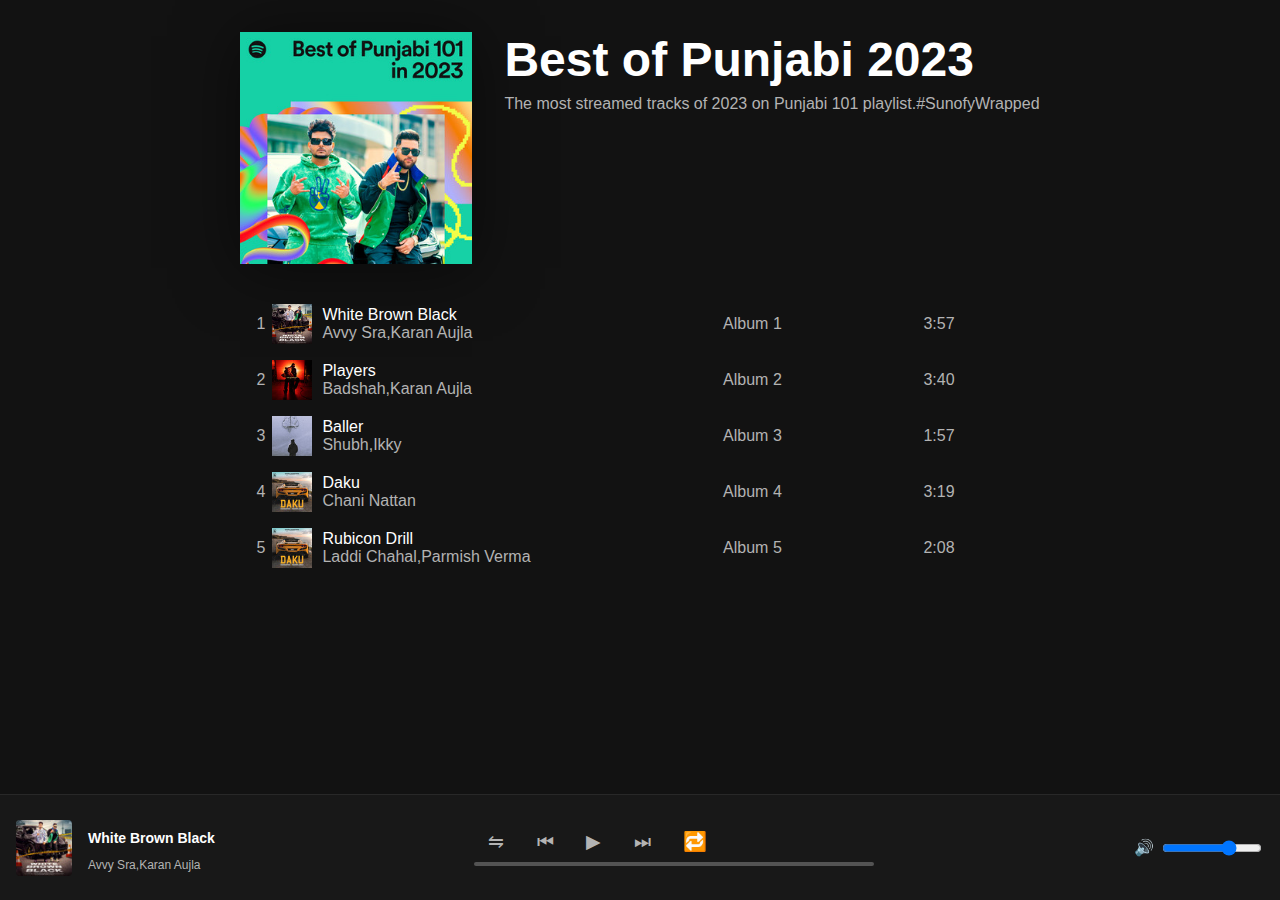
<file: playlist4.html>
<!DOCTYPE html>
<html lang="en">
<head>
    <meta charset="UTF-8">
    <meta name="viewport" content="width=device-width, initial-scale=1.0">
    <title>Sunofy Playlist</title>
    <style>
        :root {
            --background-color: #121212;
            --text-color: #ffffff;
            --secondary-text-color: #b3b3b3;
            --hover-color: #1db954;
            --placeholder-color: #282828;
        }

        body {
            display: flex;
            flex-direction: column;
            min-height: 100vh;
            font-family: -apple-system, BlinkMacSystemFont, 'Segoe UI', Roboto, Oxygen, Ubuntu, Cantarell, 'Open Sans', 'Helvetica Neue', sans-serif;
            background-color: var(--background-color);
            color: var(--text-color);
            margin: 0;
            padding: 0;
        }

        .container {
            flex: 1;
            max-width: 1000px;
            margin: 0 auto;
            padding: 2rem;
        }

        header {
            display: grid;
            grid-template-columns: 232px 1fr;
            gap: 2rem;
            margin-bottom: 2rem;
        }

        .playlist-image {
            width: 232px;
            height: 232px;
            background-color: var(--placeholder-color);
            box-shadow: 0 4px 60px rgba(0, 0, 0, 0.5);
            display: flex;
            justify-content: center;
            align-items: center;
            overflow: hidden;
        }

        .playlist-image img {
            width: 100%;
            height: 100%;
            object-fit: cover;
        }

        .playlist-info h1 {
            font-size: 3rem;
            margin: 0 0 0.5rem;
        }

        .playlist-info p {
            color: var(--secondary-text-color);
            margin: 0;
        }

        .song-list {
            list-style-type: none;
            padding: 0;
        }

        .song-item {
            display: grid;
            grid-template-columns: 16px 50px 4fr 2fr 1fr;
            align-items: center;
            padding: 0.5rem 1rem;
            border-radius: 4px;
            cursor: pointer;
        }

        .song-item:hover {
            background-color: rgba(255, 255, 255, 0.1);
        }

        .song-item span {
            color: var(--secondary-text-color);
        }

        .song-title {
            color: var(--text-color);
        }

        .song-artist {
            color: var(--secondary-text-color);
        }

        .song-item:hover .song-title {
            color: var(--hover-color);
        }

        .song-image {
            width: 40px;
            height: 40px;
            overflow: hidden;
            margin-right: 10px;
        }

        .song-image img {
            width: 100%;
            height: 100%;
            object-fit: cover;
        }

        footer {
            background-color: #181818;
            padding: 1rem;
            display: flex;
            justify-content: space-between;
            align-items: center;
            border-top: 1px solid #282828;
        }

        .now-playing {
            display: flex;
            align-items: center;
        }

        .now-playing img {
            width: 56px;
            height: 56px;
            margin-right: 1rem;
            border-radius: 4px;
        }

        .now-playing h4 {
            font-size: 0.875rem;
            margin-bottom: 0.25rem;
        }

        .now-playing p {
            font-size: 0.75rem;
            color: #b3b3b3;
        }

        .controls button {
            background: none;
            border: none;
            cursor: pointer;
            color: #b3b3b3;
            font-size: 1.2rem;
            margin: 0 0.5rem;
        }

        .controls button:hover {
            color: #fff;
        }

        .controls button:focus {
            outline: none;
        }

        .progress-bar {
            width: 400px;
            height: 4px;
            background-color: #535353;
            margin-top: 0.5rem;
            border-radius: 2px;
            cursor: pointer;
        }

        .progress {
            width: 0;
            height: 100%;
            background-color: #b3b3b3;
            border-radius: 2px;
            transition: width 0.1s linear;
        }

        .volume-control {
            display: flex;
            align-items: center;
        }

        .volume-slider {
            margin-left: 0.5rem;
            width: 100px;
        }
    </style>
</head>
<body>
    <div class="container">
        <header>
            <div class="playlist-image">
                <img src="download (2).jpg" alt="Playlist cover" />
            </div>
            <div class="playlist-info">
                <h1>Best of Punjabi 2023</h1>
                <p>The most streamed tracks of 2023 on Punjabi 101 playlist.#SunofyWrapped</p>
            </div>
        </header>
        <main>
            <ul class="song-list">
                <li class="song-item" data-index="0">
                    <span>1</span>
                    <div class="song-image">
                        <img src="download (18).jpg" alt="Song 1 cover" />
                    </div>
                    <div>
                        <div class="song-title">White Brown Black</div>
                        <div class="song-artist">Avvy Sra,Karan Aujla</div>
                    </div>
                    <span>Album 1</span>
                    <span>3:57</span>
                </li>
                <li class="song-item" data-index="1">
                    <span>2</span>
                    <div class="song-image">
                        <img src="download (19).jpg" alt="Song 2 cover" />
                    </div>
                    <div>
                        <div class="song-title">Players</div>
                        <div class="song-artist">Badshah,Karan Aujla</div>
                    </div>
                    <span>Album 2</span>
                    <span>3:40</span>
                </li>
                <li class="song-item" data-index="2">
                    <span>3</span>
                    <div class="song-image">
                        <img src="download (20).jpg" alt="Song 3 cover" />
                    </div>
                    <div>
                        <div class="song-title">Baller</div>
                        <div class="song-artist">Shubh,Ikky</div>
                    </div>
                    <span>Album 3</span>
                    <span>1:57</span>
                </li>
                <li class="song-item" data-index="3">
                    <span>4</span>
                    <div class="song-image">
                        <img src="download (21).jpg" alt="Song 4 cover" />
                    </div>
                    <div>
                        <div class="song-title">Daku</div>
                        <div class="song-artist">Chani Nattan</div>
                    </div>
                    <span>Album 4</span>
                    <span>3:19</span>
                </li>
                <li class="song-item" data-index="4">
                    <span>5</span>
                    <div class="song-image">
                        <img src="download (21).jpg" alt="Song 5 cover" />
                    </div>
                    <div>
                        <div class="song-title">Rubicon Drill</div>
                        <div class="song-artist">Laddi Chahal,Parmish Verma</div>
                    </div>
                    <span>Album 5</span>
                    <span>2:08</span>
                </li>
            </ul>
        </main>
    </div>
    <footer>
        <audio id="myAudio" preload="auto"></audio>
        <div class="now-playing">
            <img id="nowPlayingImg" src="download (18).jpg" alt="Album cover" />
            <div>
                <h4 id="nowPlayingTitle">White Brown Black</h4>
                <p id="nowPlayingArtist">Avvy Sra,Karan Aujla</p>
            </div>
        </div>
        <div class="player-controls">
            <div class="controls">
                <button onclick="shufflePlaylist()">⇋</button>
                <button onclick="playPrevious()">⏮</button>
                <button id="playPauseBtn" onclick="togglePlayPause()">▶</button>
                <button onclick="playNext()">⏭</button>
                <button onclick="toggleRepeat()">🔁</button>
            </div>
            <!-- Added id to the progress bar container -->
            <div class="progress-bar" id="progressBarContainer">
                <div id="progress" class="progress"></div>
            </div>
        </div>
        <div class="volume-control">
            <span>🔊</span>
            <input
                type="range"
                class="volume-slider"
                min="0"
                max="1"
                step="0.01"
                value="0.7"
                onchange="setVolume(this.value)"
            />
        </div>
    </footer>
    <script>
        const songs = [
            {
                title: "White Brown Black",
                artist: "Avvy Sra,Karan Aujla",
                cover: "download (18).jpg",
                file: "White_Brown_Black_-_Karan_Aujla_128_Kbps.mp3"
            },
            {
                title: "Players",
                artist: "Badshah,Karan Aujla",
                cover: "download (19).jpg",
                file: "Players.mp3"
            },
            {
                title: "Baller",
                artist: "Shubh,Ikky",
                cover: "download (20).jpg",
                file: "DAKU.mp3"
            },
            {
                title: "Daku",
                artist: "Chani Nattan",
                cover: "download (21).jpg",
                file: "Baller.mp3"
            },
            {
                title: "Rubicon Drill",
                artist: "Laddi Chahal,Parmish Verma",
                cover: "download (22).jpg",
                file: "Rubicorn Drill.mp3"
            }
        ];

        let currentSongIndex = 0;
        let isRepeat = false;
        const audio = document.getElementById("myAudio");
        const playPauseBtn = document.getElementById("playPauseBtn");
        const nowPlayingImg = document.getElementById("nowPlayingImg");
        const nowPlayingTitle = document.getElementById("nowPlayingTitle");
        const nowPlayingArtist = document.getElementById("nowPlayingArtist");
        const progressBar = document.getElementById("progress");

        function loadSong(index) {
            const song = songs[index];
            audio.src = song.file;
            nowPlayingImg.src = song.cover;
            nowPlayingTitle.textContent = song.title;
            nowPlayingArtist.textContent = song.artist;
            currentSongIndex = index;
        }

        function playSong() {
            audio.play();
            playPauseBtn.textContent = "⏸";
        }

        function pauseSong() {
            audio.pause();
            playPauseBtn.textContent = "▶";
        }

        function togglePlayPause() {
            if (audio.paused) {
                playSong();
            } else {
                pauseSong();
            }
        }

        function playNext() {
            currentSongIndex = (currentSongIndex + 1) % songs.length;
            loadSong(currentSongIndex);
            playSong();
        }

        function playPrevious() {
            currentSongIndex = (currentSongIndex - 1 + songs.length) % songs.length;
            loadSong(currentSongIndex);
            playSong();
        }

        function setVolume(value) {
            audio.volume = value;
        }

        function updateProgress() {
            const progress = (audio.currentTime / audio.duration) * 100;
            progressBar.style.width = `${progress}%`;
        }

        function seekTo(event) {
            const progressBarWidth = this.clientWidth;
            const clickX = event.offsetX;
            const duration = audio.duration;
            audio.currentTime = (clickX / progressBarWidth) * duration;
        }

        function shufflePlaylist() {
            for (let i = songs.length - 1; i > 0; i--) {
                const j = Math.floor(Math.random() * (i + 1));
                [songs[i], songs[j]] = [songs[j], songs[i]];
            }
            currentSongIndex = 0;
            loadSong(currentSongIndex);
            playSong();
        }

        function toggleRepeat() {
            isRepeat = !isRepeat;
            const repeatBtn = document.querySelector('.controls button:last-child');
            repeatBtn.style.color = isRepeat ? 'var(--hover-color)' : '#b3b3b3';
        }

        // Add click event listeners to song items
        const songItems = document.querySelectorAll('.song-item');
        songItems.forEach(item => {
            item.addEventListener('click', function() {
                const index = parseInt(this.getAttribute('data-index'));
                loadSong(index);
                playSong();
            });
        });

        // Add event listeners for audio
        audio.addEventListener('timeupdate', updateProgress);
        audio.addEventListener('ended', () => {
            if (isRepeat) {
                playSong();
            } else {
                playNext();
            }
        });


        // Add event listener for progress bar
        document.getElementById('progressBarContainer').addEventListener('click', seekTo);

        // Load the first song
        loadSong(0);
    </script>
</body>
</html>
</file>
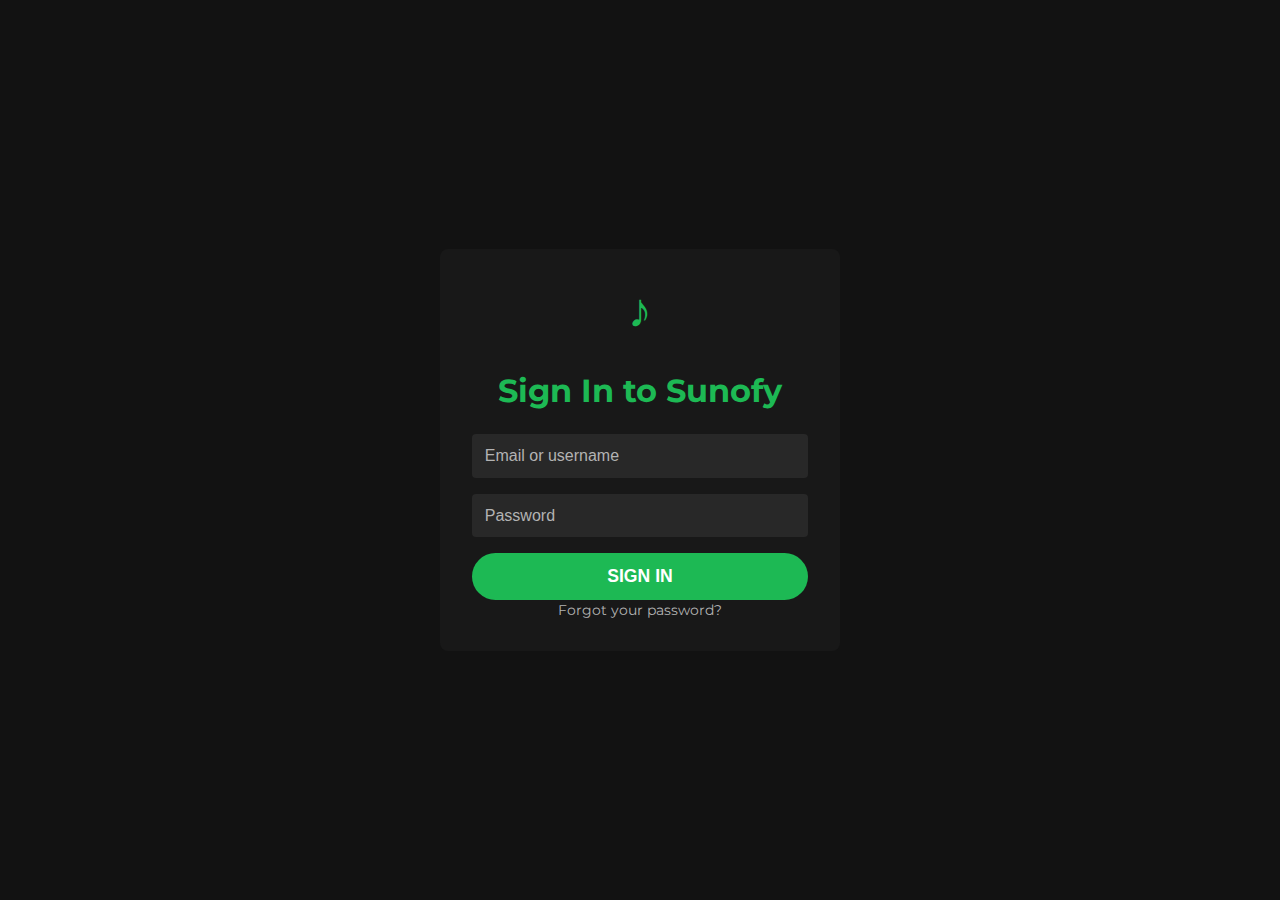
<file: signin.html>
<!DOCTYPE html>
<html lang="en">
<head>
    <meta charset="UTF-8">
    <meta name="viewport" content="width=device-width, initial-scale=1.0">
    <title>Sign In - Sunofy</title>
    <style>
        @import url('https://fonts.googleapis.com/css2?family=Montserrat:wght@400;700&display=swap');

        * {
            margin: 0;
            padding: 0;
            box-sizing: border-box;
        }

        body {
            font-family: 'Montserrat', sans-serif;
            background-color: #121212;
            color: #ffffff;
            display: flex;
            justify-content: center;
            align-items: center;
            height: 100vh;
            overflow: hidden;
        }

        .container {
            background-color: #181818;
            padding: 2rem;
            border-radius: 8px;
            width: 100%;
            max-width: 400px;
            text-align: center;
            animation: fadeIn 0.5s ease-out;
        }

        .logo {
            font-size: 3rem;
            color: #1DB954;
            margin-bottom: 2rem;
            animation: pulse 2s infinite;
        }

        h1 {
            color: #1DB954;
            margin-bottom: 1.5rem;
            font-weight: 700;
        }

        form {
            display: flex;
            flex-direction: column;
        }

        input {
            margin-bottom: 1rem;
            padding: 0.8rem;
            border: none;
            border-radius: 4px;
            font-size: 1rem;
            background-color: #282828;
            color: #ffffff;
            transition: background-color 0.3s ease;
        }

        input::placeholder {
            color: #b3b3b3;
        }

        input:focus {
            outline: none;
            background-color: #333333;
        }

        button {
            background-color: #1DB954;
            color: white;
            border: none;
            padding: 0.8rem;
            border-radius: 30px;
            font-size: 1.1rem;
            font-weight: 700;
            cursor: pointer;
            transition: background-color 0.3s ease, transform 0.1s ease;
        }

        button:hover {
            background-color: #1ed760;
            transform: scale(1.05);
        }

        .forgot-password {
            margin-top: 1rem;
            color: #b3b3b3;
            text-decoration: none;
            font-size: 0.9rem;
            transition: color 0.3s ease;
        }

        .forgot-password:hover {
            color: #ffffff;
        }

        @keyframes fadeIn {
            from {
                opacity: 0;
                transform: translateY(-20px);
            }
            to {
                opacity: 1;
                transform: translateY(0);
            }
        }

        @keyframes pulse {
            0% {
                transform: scale(1);
            }
            50% {
                transform: scale(1.05);
            }
            100% {
                transform: scale(1);
            }
        }

        @keyframes shake {
            0%, 100% {
                transform: translateX(0);
            }
            25% {
                transform: translateX(-5px);
            }
            75% {
                transform: translateX(5px);
            }
        }

        input:invalid {
            animation: shake 0.3s ease-in-out;
        }

        @media (max-width: 480px) {
            .container {
                padding: 1.5rem;
            }

            .logo {
                font-size: 2.5rem;
            }

            h1 {
                font-size: 1.5rem;
            }

            input, button {
                font-size: 0.9rem;
            }
        }
    </style>
</head>
<body>
    <div class="container">
        <div class="logo">♪</div>
        <h1>Sign In to Sunofy</h1>
        <form>
            <input type="email" placeholder="Email or username" required>
            <input type="password" placeholder="Password" required>
            <button type="submit">SIGN IN</button>
        </form>
        <a href="#" class="forgot-password">Forgot your password?</a>
    </div>
</body>
</html>
</file>
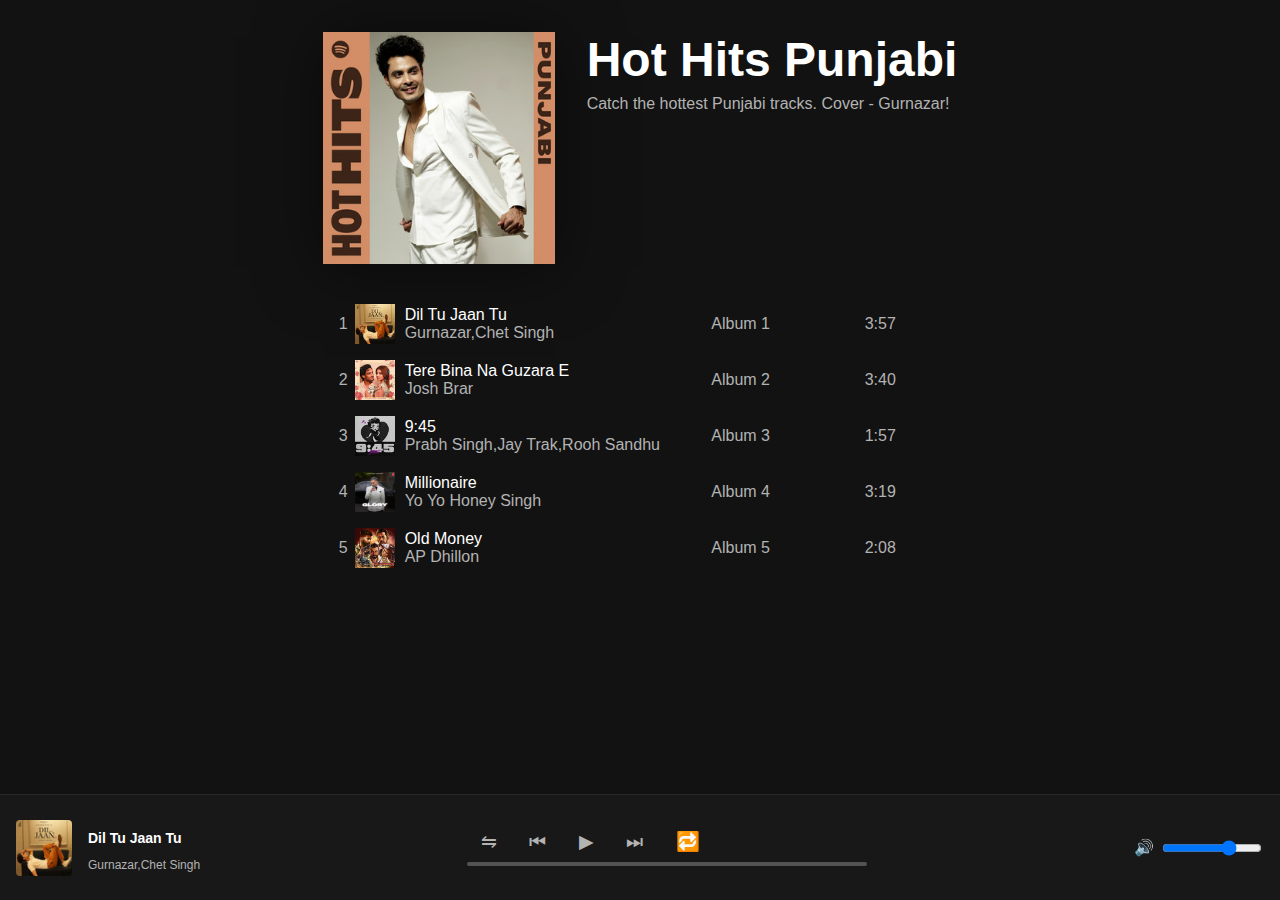
<file: Folder/playlist1.html>
<!DOCTYPE html>
<html lang="en">
<head>
    <meta charset="UTF-8">
    <meta name="viewport" content="width=device-width, initial-scale=1.0">
    <title>Sunofy Playlist</title>
    <style>
        :root {
            --background-color: #121212;
            --text-color: #ffffff;
            --secondary-text-color: #b3b3b3;
            --hover-color: #1db954;
            --placeholder-color: #282828;
        }

        body {
            display: flex;
            flex-direction: column;
            min-height: 100vh;
            font-family: -apple-system, BlinkMacSystemFont, 'Segoe UI', Roboto, Oxygen, Ubuntu, Cantarell, 'Open Sans', 'Helvetica Neue', sans-serif;
            background-color: var(--background-color);
            color: var(--text-color);
            margin: 0;
            padding: 0;
        }

        .container {
            flex: 1;
            max-width: 1000px;
            margin: 0 auto;
            padding: 2rem;
        }

        header {
            display: grid;
            grid-template-columns: 232px 1fr;
            gap: 2rem;
            margin-bottom: 2rem;
        }

        .playlist-image {
            width: 232px;
            height: 232px;
            background-color: var(--placeholder-color);
            box-shadow: 0 4px 60px rgba(0, 0, 0, 0.5);
            display: flex;
            justify-content: center;
            align-items: center;
            overflow: hidden;
        }

        .playlist-image img {
            width: 100%;
            height: 100%;
            object-fit: cover;
        }

        .playlist-info h1 {
            font-size: 3rem;
            margin: 0 0 0.5rem;
        }

        .playlist-info p {
            color: var(--secondary-text-color);
            margin: 0;
        }

        .song-list {
            list-style-type: none;
            padding: 0;
        }

        .song-item {
            display: grid;
            grid-template-columns: 16px 50px 4fr 2fr 1fr;
            align-items: center;
            padding: 0.5rem 1rem;
            border-radius: 4px;
            cursor: pointer;
        }

        .song-item:hover {
            background-color: rgba(255, 255, 255, 0.1);
        }

        .song-item span {
            color: var(--secondary-text-color);
        }

        .song-title {
            color: var(--text-color);
        }

        .song-artist {
            color: var(--secondary-text-color);
        }

        .song-item:hover .song-title {
            color: var(--hover-color);
        }

        .song-image {
            width: 40px;
            height: 40px;
            overflow: hidden;
            margin-right: 10px;
        }

        .song-image img {
            width: 100%;
            height: 100%;
            object-fit: cover;
        }

        footer {
            background-color: #181818;
            padding: 1rem;
            display: flex;
            justify-content: space-between;
            align-items: center;
            border-top: 1px solid #282828;
        }

        .now-playing {
            display: flex;
            align-items: center;
        }

        .now-playing img {
            width: 56px;
            height: 56px;
            margin-right: 1rem;
            border-radius: 4px;
        }

        .now-playing h4 {
            font-size: 0.875rem;
            margin-bottom: 0.25rem;
        }

        .now-playing p {
            font-size: 0.75rem;
            color: #b3b3b3;
        }

        .controls button {
            background: none;
            border: none;
            cursor: pointer;
            color: #b3b3b3;
            font-size: 1.2rem;
            margin: 0 0.5rem;
        }

        .controls button:hover {
            color: #fff;
        }

        .controls button:focus {
            outline: none;
        }

        .progress-bar {
            width: 400px;
            height: 4px;
            background-color: #535353;
            margin-top: 0.5rem;
            border-radius: 2px;
            cursor: pointer;
        }

        .progress {
            width: 0;
            height: 100%;
            background-color: #b3b3b3;
            border-radius: 2px;
            transition: width 0.1s linear;
        }

        .volume-control {
            display: flex;
            align-items: center;
        }

        .volume-slider {
            margin-left: 0.5rem;
            width: 100px;
        }
    </style>
</head>
<body>
    <div class="container">
        <header>
            <div class="playlist-image">
                <img src="download.jpg" alt="Playlist cover" />
            </div>
            <div class="playlist-info">
                <h1>Hot Hits Punjabi</h1>
                <p>Catch the hottest Punjabi tracks. Cover - Gurnazar!</p>
            </div>
        </header>
        <main>
            <ul class="song-list">
                <li class="song-item" data-index="0">
                    <span>1</span>
                    <div class="song-image">
                        <img src="download (4).jpg" alt="Song 1 cover" />
                    </div>
                    <div>
                        <div class="song-title">Dil Tu Jaan Tu</div>
                        <div class="song-artist">Gurnazar,Chet Singh</div>
                    </div>
                    <span>Album 1</span>
                    <span>3:57</span>
                </li>
                <li class="song-item" data-index="1">
                    <span>2</span>
                    <div class="song-image">
                        <img src="download (5).jpg" alt="Song 2 cover" />
                    </div>
                    <div>
                        <div class="song-title">Tere Bina Na Guzara E</div>
                        <div class="song-artist">Josh Brar</div>
                    </div>
                    <span>Album 2</span>
                    <span>3:40</span>
                </li>
                <li class="song-item" data-index="2">
                    <span>3</span>
                    <div class="song-image">
                        <img src="download (6).jpg" alt="Song 3 cover" />
                    </div>
                    <div>
                        <div class="song-title">9:45</div>
                        <div class="song-artist">Prabh Singh,Jay Trak,Rooh Sandhu</div>
                    </div>
                    <span>Album 3</span>
                    <span>1:57</span>
                </li>
                <li class="song-item" data-index="3">
                    <span>4</span>
                    <div class="song-image">
                        <img src="download (7).jpg" alt="Song 4 cover" />
                    </div>
                    <div>
                        <div class="song-title">Millionaire</div>
                        <div class="song-artist">Yo Yo Honey Singh</div>
                    </div>
                    <span>Album 4</span>
                    <span>3:19</span>
                </li>
                <li class="song-item" data-index="4">
                    <span>5</span>
                    <div class="song-image">
                        <img src="download (8).jpg" alt="Song 5 cover" />
                    </div>
                    <div>
                        <div class="song-title">Old Money</div>
                        <div class="song-artist">AP Dhillon</div>
                    </div>
                    <span>Album 5</span>
                    <span>2:08</span>
                </li>
            </ul>
        </main>
    </div>
    <footer>
        <audio id="myAudio" preload="auto"></audio>
        <div class="now-playing">
            <img id="nowPlayingImg" src="download (18).jpg" alt="Album cover" />
            <div>
                <h4 id="nowPlayingTitle">White Brown Black</h4>
                <p id="nowPlayingArtist">Avvy Sra,Karan Aujla</p>
            </div>
        </div>
        <div class="player-controls">
            <div class="controls">
                <button onclick="shufflePlaylist()">⇋</button>
                <button onclick="playPrevious()">⏮</button>
                <button id="playPauseBtn" onclick="togglePlayPause()">▶</button>
                <button onclick="playNext()">⏭</button>
                <button onclick="toggleRepeat()">🔁</button>
            </div>
            <!-- Added id to the progress bar container -->
            <div class="progress-bar" id="progressBarContainer">
                <div id="progress" class="progress"></div>
            </div>
        </div>
        <div class="volume-control">
            <span>🔊</span>
            <input
                type="range"
                class="volume-slider"
                min="0"
                max="1"
                step="0.01"
                value="0.7"
                onchange="setVolume(this.value)"
            />
        </div>
    </footer>
    <script>
        const songs = [ 
            {
                title: "Dil Tu Jaan Tu",
                artist: "Gurnazar,Chet Singh",
                cover: "download (4).jpg",
                file: "Dil Tu Jaan Tu (RiskyJatt.Com).mp3"
            },
            {
                title: "Tere Bina Na Guzara E",
                artist: "Josh Brar",
                cover: "download (5).jpg",
                file: "Tere Bina Na Guzara E (RiskyJatt.Com).mp3"
            },
            {
                title: "9:45",
                artist: "Prabh Singh,Jay Trak,Rooh Sandhu",
                cover: "download (6).jpg",
                file: "945.mp3"
            },
            {
                title: "Millionaire",
                artist: "Yo Yo Honey Singh",
                cover: "download (7).jpg",
                file: "Millionaire (RiskyJatt.Com).mp3"
            },
            {
                title: "Old Money",
                artist: "AP Dhillon",
                cover: "download (8).jpg",
                file: "Old Money (RiskyJatt.Com).mp3"
            }
        ];
        
        let currentSongIndex = 0;
        let isRepeat = false;
        const audio = document.getElementById("myAudio");
        const playPauseBtn = document.getElementById("playPauseBtn");
        const nowPlayingImg = document.getElementById("nowPlayingImg");
        const nowPlayingTitle = document.getElementById("nowPlayingTitle");
        const nowPlayingArtist = document.getElementById("nowPlayingArtist");
        const progressBar = document.getElementById("progress");

        function loadSong(index) {
            const song = songs[index];
            audio.src = song.file;
            nowPlayingImg.src = song.cover;
            nowPlayingTitle.textContent = song.title;
            nowPlayingArtist.textContent = song.artist;
            currentSongIndex = index;
        }

        function playSong() {
            audio.play();
            playPauseBtn.textContent = "⏸";
        }

        function pauseSong() {
            audio.pause();
            playPauseBtn.textContent = "▶";
        }

        function togglePlayPause() {
            if (audio.paused) {
                playSong();
            } else {
                pauseSong();
            }
        }

        function playNext() {
            currentSongIndex = (currentSongIndex + 1) % songs.length;
            loadSong(currentSongIndex);
            playSong();
        }

        function playPrevious() {
            currentSongIndex = (currentSongIndex - 1 + songs.length) % songs.length;
            loadSong(currentSongIndex);
            playSong();
        }

        function setVolume(value) {
            audio.volume = value;
        }

        function updateProgress() {
            const progress = (audio.currentTime / audio.duration) * 100;
            progressBar.style.width = `${progress}%`;
        }

        function seekTo(event) {
            const progressBarWidth = this.clientWidth;
            const clickX = event.offsetX;
            const duration = audio.duration;
            audio.currentTime = (clickX / progressBarWidth) * duration;
        }

        function shufflePlaylist() {
            for (let i = songs.length - 1; i > 0; i--) {
                const j = Math.floor(Math.random() * (i + 1));
                [songs[i], songs[j]] = [songs[j], songs[i]];
            }
            currentSongIndex = 0;
            loadSong(currentSongIndex);
            playSong();
        }

        function toggleRepeat() {
            isRepeat = !isRepeat;
            const repeatBtn = document.querySelector('.controls button:last-child');
            repeatBtn.style.color = isRepeat ? 'var(--hover-color)' : '#b3b3b3';
        }

        // Add click event listeners to song items
        const songItems = document.querySelectorAll('.song-item');
        songItems.forEach(item => {
            item.addEventListener('click', function() {
                const index = parseInt(this.getAttribute('data-index'));
                loadSong(index);
                playSong();
            });
        });

        // Add event listeners for audio
        audio.addEventListener('timeupdate', updateProgress);
        audio.addEventListener('ended', () => {
            if (isRepeat) {
                playSong();
            } else {
                playNext();
            }
        });


        // Add event listener for progress bar
        document.getElementById('progressBarContainer').addEventListener('click', seekTo);

        // Load the first song
        loadSong(0);
        </script>
</body>
</html>
</file>
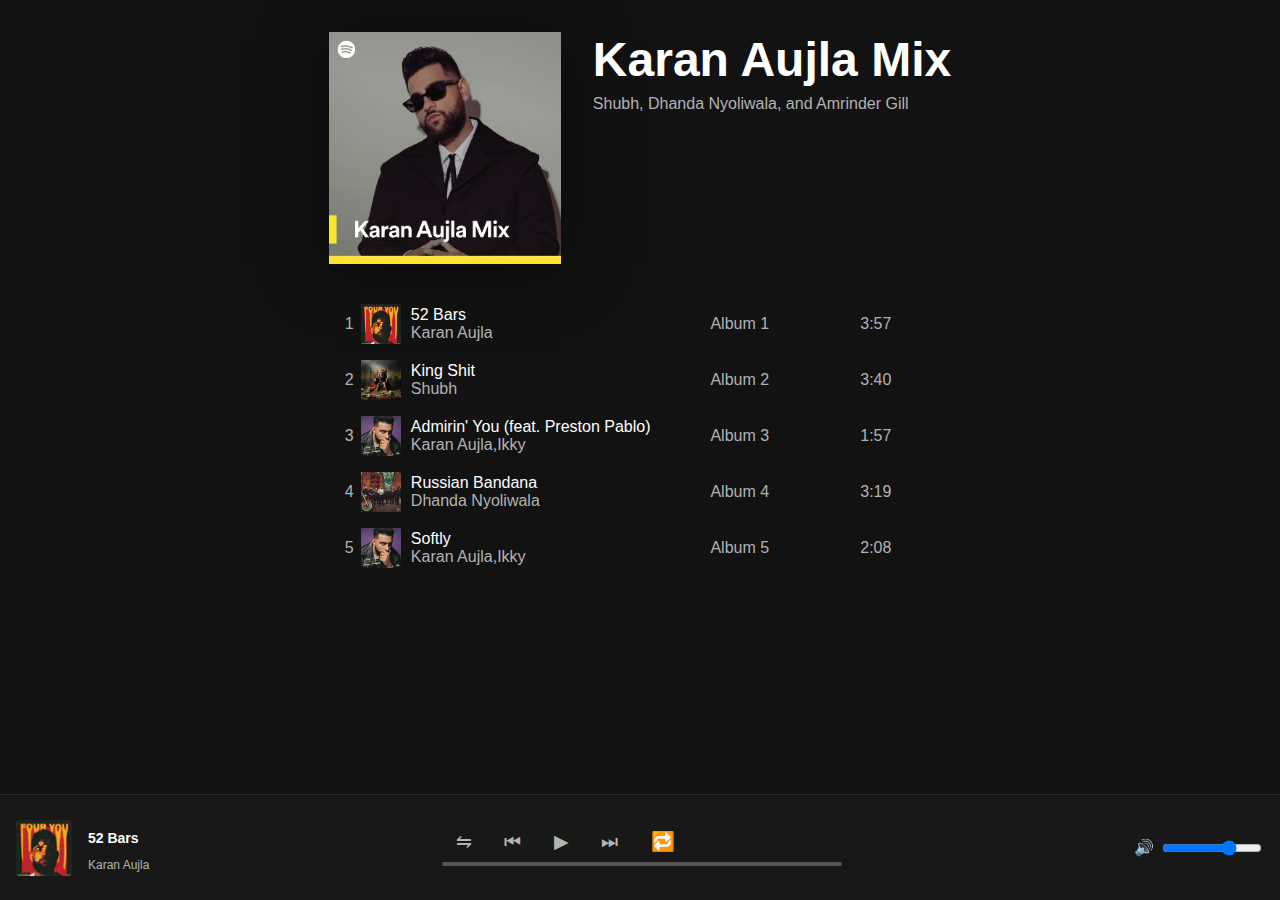
<file: Folder/playlist2.html>
<!DOCTYPE html>
<html lang="en">
<head>
    <meta charset="UTF-8">
    <meta name="viewport" content="width=device-width, initial-scale=1.0">
    <title>Sunofy Playlist</title>
    <style>
        :root {
            --background-color: #121212;
            --text-color: #ffffff;
            --secondary-text-color: #b3b3b3;
            --hover-color: #1db954;
            --placeholder-color: #282828;
        }

        body {
            display: flex;
            flex-direction: column;
            min-height: 100vh;
            font-family: -apple-system, BlinkMacSystemFont, 'Segoe UI', Roboto, Oxygen, Ubuntu, Cantarell, 'Open Sans', 'Helvetica Neue', sans-serif;
            background-color: var(--background-color);
            color: var(--text-color);
            margin: 0;
            padding: 0;
        }

        .container {
            flex: 1;
            max-width: 1000px;
            margin: 0 auto;
            padding: 2rem;
        }

        header {
            display: grid;
            grid-template-columns: 232px 1fr;
            gap: 2rem;
            margin-bottom: 2rem;
        }

        .playlist-image {
            width: 232px;
            height: 232px;
            background-color: var(--placeholder-color);
            box-shadow: 0 4px 60px rgba(0, 0, 0, 0.5);
            display: flex;
            justify-content: center;
            align-items: center;
            overflow: hidden;
        }

        .playlist-image img {
            width: 100%;
            height: 100%;
            object-fit: cover;
        }

        .playlist-info h1 {
            font-size: 3rem;
            margin: 0 0 0.5rem;
        }

        .playlist-info p {
            color: var(--secondary-text-color);
            margin: 0;
        }

        .song-list {
            list-style-type: none;
            padding: 0;
        }

        .song-item {
            display: grid;
            grid-template-columns: 16px 50px 4fr 2fr 1fr;
            align-items: center;
            padding: 0.5rem 1rem;
            border-radius: 4px;
            cursor: pointer;
        }

        .song-item:hover {
            background-color: rgba(255, 255, 255, 0.1);
        }

        .song-item span {
            color: var(--secondary-text-color);
        }

        .song-title {
            color: var(--text-color);
        }

        .song-artist {
            color: var(--secondary-text-color);
        }

        .song-item:hover .song-title {
            color: var(--hover-color);
        }

        .song-image {
            width: 40px;
            height: 40px;
            overflow: hidden;
            margin-right: 10px;
        }

        .song-image img {
            width: 100%;
            height: 100%;
            object-fit: cover;
        }

        footer {
            background-color: #181818;
            padding: 1rem;
            display: flex;
            justify-content: space-between;
            align-items: center;
            border-top: 1px solid #282828;
        }

        .now-playing {
            display: flex;
            align-items: center;
        }

        .now-playing img {
            width: 56px;
            height: 56px;
            margin-right: 1rem;
            border-radius: 4px;
        }

        .now-playing h4 {
            font-size: 0.875rem;
            margin-bottom: 0.25rem;
        }

        .now-playing p {
            font-size: 0.75rem;
            color: #b3b3b3;
        }

        .controls button {
            background: none;
            border: none;
            cursor: pointer;
            color: #b3b3b3;
            font-size: 1.2rem;
            margin: 0 0.5rem;
        }

        .controls button:hover {
            color: #fff;
        }

        .controls button:focus {
            outline: none;
        }

        .progress-bar {
            width: 400px;
            height: 4px;
            background-color: #535353;
            margin-top: 0.5rem;
            border-radius: 2px;
            cursor: pointer;
        }

        .progress {
            width: 0;
            height: 100%;
            background-color: #b3b3b3;
            border-radius: 2px;
            transition: width 0.1s linear;
        }

        .volume-control {
            display: flex;
            align-items: center;
        }

        .volume-slider {
            margin-left: 0.5rem;
            width: 100px;
        }
    </style>
</head>
<body>
    <div class="container">
        <header>
            <div class="playlist-image">
                <img src="download (1).jpg" alt="Playlist cover" />
            </div>
            <div class="playlist-info">
                <h1>Karan Aujla Mix</h1>
                <p>Shubh, Dhanda Nyoliwala, and Amrinder Gill</p>
            </div>
        </header>
        <main>
            <ul class="song-list">
                <li class="song-item" data-index="0">
                    <span>1</span>
                    <div class="song-image">
                        <img src="download (9).jpg" alt="Song 1 cover" />
                    </div>
                    <div>
                        <div class="song-title">52 Bars</div>
                        <div class="song-artist">Karan Aujla</div>
                    </div>
                    <span>Album 1</span>
                    <span>3:57</span>
                </li>
                <li class="song-item" data-index="1">
                    <span>2</span>
                    <div class="song-image">
                        <img src="download (10).jpg" alt="Song 2 cover" />
                    </div>
                    <div>
                        <div class="song-title">King Shit</div>
                        <div class="song-artist">Shubh</div>
                    </div>
                    <span>Album 2</span>
                    <span>3:40</span>
                </li>
                <li class="song-item" data-index="2">
                    <span>3</span>
                    <div class="song-image">
                        <img src="download (11).jpg" alt="Song 3 cover" />
                    </div>
                    <div>
                        <div class="song-title">Admirin' You (feat. Preston Pablo)</div>
                        <div class="song-artist">Karan Aujla,Ikky</div>
                    </div>
                    <span>Album 3</span>
                    <span>1:57</span>
                </li>
                <li class="song-item" data-index="3">
                    <span>4</span>
                    <div class="song-image">
                        <img src="download (12).jpg" alt="Song 4 cover" />
                    </div>
                    <div>
                        <div class="song-title">Russian Bandana</div>
                        <div class="song-artist">Dhanda Nyoliwala</div>
                    </div>
                    <span>Album 4</span>
                    <span>3:19</span>
                </li>
                <li class="song-item" data-index="4">
                    <span>5</span>
                    <div class="song-image">
                        <img src="download (11).jpg" alt="Song 5 cover" />
                    </div>
                    <div>
                        <div class="song-title">Softly</div>
                        <div class="song-artist">Karan Aujla,Ikky</div>
                    </div>
                    <span>Album 5</span>
                    <span>2:08</span>
                </li>
            </ul>
        </main>
    </div>
    <footer>
        <audio id="myAudio" preload="auto"></audio>
        <div class="now-playing">
            <img id="nowPlayingImg" src="download (18).jpg" alt="Album cover" />
            <div>
                <h4 id="nowPlayingTitle">White Brown Black</h4>
                <p id="nowPlayingArtist">Avvy Sra,Karan Aujla</p>
            </div>
        </div>
        <div class="player-controls">
            <div class="controls">
                <button onclick="shufflePlaylist()">⇋</button>
                <button onclick="playPrevious()">⏮</button>
                <button id="playPauseBtn" onclick="togglePlayPause()">▶</button>
                <button onclick="playNext()">⏭</button>
                <button onclick="toggleRepeat()">🔁</button>
            </div>
            <!-- Added id to the progress bar container -->
            <div class="progress-bar" id="progressBarContainer">
                <div id="progress" class="progress"></div>
            </div>
        </div>
        <div class="volume-control">
            <span>🔊</span>
            <input
                type="range"
                class="volume-slider"
                min="0"
                max="1"
                step="0.01"
                value="0.7"
                onchange="setVolume(this.value)"
            />
        </div>
    </footer>
    <script>
        const songs = [
            {
                title: "52 Bars",
                artist: "Karan Aujla",
                cover: "download (9).jpg",
                file: "52 Bars (RiskyJatt.Com).mp3"
            },
            {
                title: "King Shit",
                artist: "Shubh",
                cover: "download (10).jpg",
                file: "King Shit (RiskyJatt.Com).mp3"
            },
            {
                title: "Admirin' You (feat. Preston Pablo)",
                artist: "Karan Aujla,Ikky",
                cover: "download (11).jpg",
                file: "Admiring you.mp3"
            },
            {
                title: "Russian Bandana",
                artist: "Dhanda Nyoliwala",
                cover: "download (12).jpg",
                file: "Russian Bandana.mp3"
            },
            {
                title: "Softly",
                artist: "Karan Aujla,Ikky",
                cover: "download (11).jpg",
                file: "Softly - Karan Aujla(MixJio.In).mp3"
            }
        ];
        
        let currentSongIndex = 0;
        let isRepeat = false;
        const audio = document.getElementById("myAudio");
        const playPauseBtn = document.getElementById("playPauseBtn");
        const nowPlayingImg = document.getElementById("nowPlayingImg");
        const nowPlayingTitle = document.getElementById("nowPlayingTitle");
        const nowPlayingArtist = document.getElementById("nowPlayingArtist");
        const progressBar = document.getElementById("progress");

        function loadSong(index) {
            const song = songs[index];
            audio.src = song.file;
            nowPlayingImg.src = song.cover;
            nowPlayingTitle.textContent = song.title;
            nowPlayingArtist.textContent = song.artist;
            currentSongIndex = index;
        }

        function playSong() {
            audio.play();
            playPauseBtn.textContent = "⏸";
        }

        function pauseSong() {
            audio.pause();
            playPauseBtn.textContent = "▶";
        }

        function togglePlayPause() {
            if (audio.paused) {
                playSong();
            } else {
                pauseSong();
            }
        }

        function playNext() {
            currentSongIndex = (currentSongIndex + 1) % songs.length;
            loadSong(currentSongIndex);
            playSong();
        }

        function playPrevious() {
            currentSongIndex = (currentSongIndex - 1 + songs.length) % songs.length;
            loadSong(currentSongIndex);
            playSong();
        }

        function setVolume(value) {
            audio.volume = value;
        }

        function updateProgress() {
            const progress = (audio.currentTime / audio.duration) * 100;
            progressBar.style.width = `${progress}%`;
        }

        function seekTo(event) {
            const progressBarWidth = this.clientWidth;
            const clickX = event.offsetX;
            const duration = audio.duration;
            audio.currentTime = (clickX / progressBarWidth) * duration;
        }

        function shufflePlaylist() {
            for (let i = songs.length - 1; i > 0; i--) {
                const j = Math.floor(Math.random() * (i + 1));
                [songs[i], songs[j]] = [songs[j], songs[i]];
            }
            currentSongIndex = 0;
            loadSong(currentSongIndex);
            playSong();
        }

        function toggleRepeat() {
            isRepeat = !isRepeat;
            const repeatBtn = document.querySelector('.controls button:last-child');
            repeatBtn.style.color = isRepeat ? 'var(--hover-color)' : '#b3b3b3';
        }

        // Add click event listeners to song items
        const songItems = document.querySelectorAll('.song-item');
        songItems.forEach(item => {
            item.addEventListener('click', function() {
                const index = parseInt(this.getAttribute('data-index'));
                loadSong(index);
                playSong();
            });
        });

        // Add event listeners for audio
        audio.addEventListener('timeupdate', updateProgress);
        audio.addEventListener('ended', () => {
            if (isRepeat) {
                playSong();
            } else {
                playNext();
            }
        });


        // Add event listener for progress bar
        document.getElementById('progressBarContainer').addEventListener('click', seekTo);

        // Load the first song
        loadSong(0);
        </script>
</body>
</html>
</file>
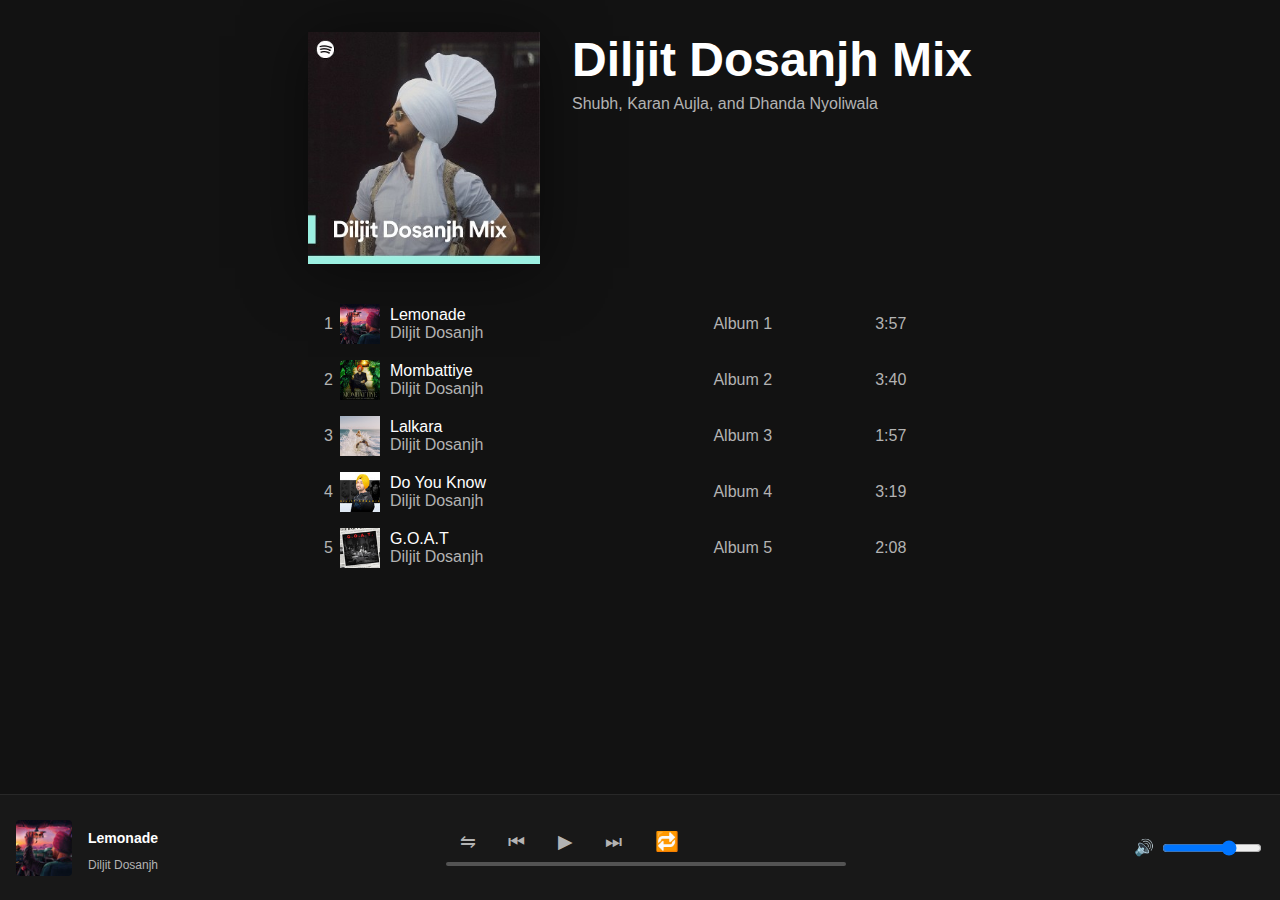
<file: Folder/playlist3.html>
<!DOCTYPE html>
<html lang="en">
<head>
    <meta charset="UTF-8">
    <meta name="viewport" content="width=device-width, initial-scale=1.0">
    <title>Sunofy Playlist</title>
    <style>
       :root {
            --background-color: #121212;
            --text-color: #ffffff;
            --secondary-text-color: #b3b3b3;
            --hover-color: #1db954;
            --placeholder-color: #282828;
        }

        body {
            display: flex;
            flex-direction: column;
            min-height: 100vh;
            font-family: -apple-system, BlinkMacSystemFont, 'Segoe UI', Roboto, Oxygen, Ubuntu, Cantarell, 'Open Sans', 'Helvetica Neue', sans-serif;
            background-color: var(--background-color);
            color: var(--text-color);
            margin: 0;
            padding: 0;
        }

        .container {
            flex: 1;
            max-width: 1000px;
            margin: 0 auto;
            padding: 2rem;
        }

        header {
            display: grid;
            grid-template-columns: 232px 1fr;
            gap: 2rem;
            margin-bottom: 2rem;
        }

        .playlist-image {
            width: 232px;
            height: 232px;
            background-color: var(--placeholder-color);
            box-shadow: 0 4px 60px rgba(0, 0, 0, 0.5);
            display: flex;
            justify-content: center;
            align-items: center;
            overflow: hidden;
        }

        .playlist-image img {
            width: 100%;
            height: 100%;
            object-fit: cover;
        }

        .playlist-info h1 {
            font-size: 3rem;
            margin: 0 0 0.5rem;
        }

        .playlist-info p {
            color: var(--secondary-text-color);
            margin: 0;
        }

        .song-list {
            list-style-type: none;
            padding: 0;
        }

        .song-item {
            display: grid;
            grid-template-columns: 16px 50px 4fr 2fr 1fr;
            align-items: center;
            padding: 0.5rem 1rem;
            border-radius: 4px;
            cursor: pointer;
        }

        .song-item:hover {
            background-color: rgba(255, 255, 255, 0.1);
        }

        .song-item span {
            color: var(--secondary-text-color);
        }

        .song-title {
            color: var(--text-color);
        }

        .song-artist {
            color: var(--secondary-text-color);
        }

        .song-item:hover .song-title {
            color: var(--hover-color);
        }

        .song-image {
            width: 40px;
            height: 40px;
            overflow: hidden;
            margin-right: 10px;
        }

        .song-image img {
            width: 100%;
            height: 100%;
            object-fit: cover;
        }

        footer {
            background-color: #181818;
            padding: 1rem;
            display: flex;
            justify-content: space-between;
            align-items: center;
            border-top: 1px solid #282828;
        }

        .now-playing {
            display: flex;
            align-items: center;
        }

        .now-playing img {
            width: 56px;
            height: 56px;
            margin-right: 1rem;
            border-radius: 4px;
        }

        .now-playing h4 {
            font-size: 0.875rem;
            margin-bottom: 0.25rem;
        }

        .now-playing p {
            font-size: 0.75rem;
            color: #b3b3b3;
        }

        .controls button {
            background: none;
            border: none;
            cursor: pointer;
            color: #b3b3b3;
            font-size: 1.2rem;
            margin: 0 0.5rem;
        }

        .controls button:hover {
            color: #fff;
        }

        .controls button:focus {
            outline: none;
        }

        .progress-bar {
            width: 400px;
            height: 4px;
            background-color: #535353;
            margin-top: 0.5rem;
            border-radius: 2px;
            cursor: pointer;
        }

        .progress {
            width: 0;
            height: 100%;
            background-color: #b3b3b3;
            border-radius: 2px;
            transition: width 0.1s linear;
        }

        .volume-control {
            display: flex;
            align-items: center;
        }

        .volume-slider {
            margin-left: 0.5rem;
            width: 100px;
        }
    </style>
</head>
<body>
    <div class="container">
        <header>
            <div class="playlist-image">
                <img src="default.jpg" alt="Playlist cover" />
            </div>
            <div class="playlist-info">
                <h1>Diljit Dosanjh Mix</h1>
                <p>Shubh, Karan Aujla, and Dhanda Nyoliwala</p>
            </div>
        </header>
        <main>
            <ul class="song-list">
                <li class="song-item" data-index="0">
                    <span>1</span>
                    <div class="song-image">
                        <img src="download (13).jpg" alt="Song 1 cover" />
                    </div>
                    <div>
                        <div class="song-title">Lemonade</div>
                        <div class="song-artist">Diljit Dosanjh</div>
                    </div>
                    <span>Album 1</span>
                    <span>3:57</span>
                </li>
                <li class="song-item" data-index="1">
                    <span>2</span>
                    <div class="song-image">
                        <img src="download (14).jpg" alt="Song 2 cover" />
                    </div>
                    <div>
                        <div class="song-title">Mombattiye</div>
                        <div class="song-artist">Diljit Dosanjh</div>
                    </div>
                    <span>Album 2</span>
                    <span>3:40</span>
                </li>
                <li class="song-item" data-index="2">
                    <span>3</span>
                    <div class="song-image">
                        <img src="download (15).jpg" alt="Song 3 cover" />
                    </div>
                    <div>
                        <div class="song-title">Lalkara</div>
                        <div class="song-artist">Diljit Dosanjh</div>
                    </div>
                    <span>Album 3</span>
                    <span>1:57</span>
                </li>
                <li class="song-item" data-index="3">
                    <span>4</span>
                    <div class="song-image">
                        <img src="download (16).jpg" alt="Song 4 cover" />
                    </div>
                    <div>
                        <div class="song-title">Do You Know</div>
                        <div class="song-artist">Diljit Dosanjh</div>
                    </div>
                    <span>Album 4</span>
                    <span>3:19</span>
                </li>
                <li class="song-item" data-index="4">
                    <span>5</span>
                    <div class="song-image">
                        <img src="download (17).jpg" alt="Song 5 cover" />
                    </div>
                    <div>
                        <div class="song-title">G.O.A.T</div>
                        <div class="song-artist">Diljit Dosanjh</div>
                    </div>
                    <span>Album 5</span>
                    <span>2:08</span>
                </li>
            </ul>
        </main>
    </div>
    <footer>
        <audio id="myAudio" preload="auto"></audio>
        <div class="now-playing">
            <img id="nowPlayingImg" src="download (18).jpg" alt="Album cover" />
            <div>
                <h4 id="nowPlayingTitle">White Brown Black</h4>
                <p id="nowPlayingArtist">Avvy Sra,Karan Aujla</p>
            </div>
        </div>
        <div class="player-controls">
            <div class="controls">
                <button onclick="shufflePlaylist()">⇋</button>
                <button onclick="playPrevious()">⏮</button>
                <button id="playPauseBtn" onclick="togglePlayPause()">▶</button>
                <button onclick="playNext()">⏭</button>
                <button onclick="toggleRepeat()">🔁</button>
            </div>
            <!-- Added id to the progress bar container -->
            <div class="progress-bar" id="progressBarContainer">
                <div id="progress" class="progress"></div>
            </div>
        </div>
        <div class="volume-control">
            <span>🔊</span>
            <input
                type="range"
                class="volume-slider"
                min="0"
                max="1"
                step="0.01"
                value="0.7"
                onchange="setVolume(this.value)"
            />
        </div>
    </footer>
    <script>
        const songs = [
            {
                title: "Lemonade",
                artist: "Diljit Dosanjh",
                cover: "download (13).jpg",
                file: "Lemonade (RiskyJatt.Com).mp3"
            },
            {
                title: "Mombattiye",
                artist: "Diljit Dosanjh",
                cover: "download (14).jpg",
                file: "Mombattiye (RiskyJatt.Com).mp3"
            },
            {
                title: "Lalkara",
                artist: "Diljit Dosanjh",
                cover: "download (15).jpg",
            file: "Lalkara.mp3"
            },
            {
                title: "Do You Know",
                artist: "Diljit Dosanjh",
                cover: "download (16).jpg",
                file: "Do You Know.mp3"
            },
            {
                title: "G.O.A.T",
                artist: "Diljit Dosanjh",
                cover: "download (17).jpg",
                file: "GOAT.mp3"
            }
        ];
        
        let currentSongIndex = 0;
        let isRepeat = false;
        const audio = document.getElementById("myAudio");
        const playPauseBtn = document.getElementById("playPauseBtn");
        const nowPlayingImg = document.getElementById("nowPlayingImg");
        const nowPlayingTitle = document.getElementById("nowPlayingTitle");
        const nowPlayingArtist = document.getElementById("nowPlayingArtist");
        const progressBar = document.getElementById("progress");

        function loadSong(index) {
            const song = songs[index];
            audio.src = song.file;
            nowPlayingImg.src = song.cover;
            nowPlayingTitle.textContent = song.title;
            nowPlayingArtist.textContent = song.artist;
            currentSongIndex = index;
        }

        function playSong() {
            audio.play();
            playPauseBtn.textContent = "⏸";
        }

        function pauseSong() {
            audio.pause();
            playPauseBtn.textContent = "▶";
        }

        function togglePlayPause() {
            if (audio.paused) {
                playSong();
            } else {
                pauseSong();
            }
        }

        function playNext() {
            currentSongIndex = (currentSongIndex + 1) % songs.length;
            loadSong(currentSongIndex);
            playSong();
        }

        function playPrevious() {
            currentSongIndex = (currentSongIndex - 1 + songs.length) % songs.length;
            loadSong(currentSongIndex);
            playSong();
        }

        function setVolume(value) {
            audio.volume = value;
        }

        function updateProgress() {
            const progress = (audio.currentTime / audio.duration) * 100;
            progressBar.style.width = `${progress}%`;
        }

        function seekTo(event) {
            const progressBarWidth = this.clientWidth;
            const clickX = event.offsetX;
            const duration = audio.duration;
            audio.currentTime = (clickX / progressBarWidth) * duration;
        }

        function shufflePlaylist() {
            for (let i = songs.length - 1; i > 0; i--) {
                const j = Math.floor(Math.random() * (i + 1));
                [songs[i], songs[j]] = [songs[j], songs[i]];
            }
            currentSongIndex = 0;
            loadSong(currentSongIndex);
            playSong();
        }

        function toggleRepeat() {
            isRepeat = !isRepeat;
            const repeatBtn = document.querySelector('.controls button:last-child');
            repeatBtn.style.color = isRepeat ? 'var(--hover-color)' : '#b3b3b3';
        }

        // Add click event listeners to song items
        const songItems = document.querySelectorAll('.song-item');
        songItems.forEach(item => {
            item.addEventListener('click', function() {
                const index = parseInt(this.getAttribute('data-index'));
                loadSong(index);
                playSong();
            });
        });

        // Add event listeners for audio
        audio.addEventListener('timeupdate', updateProgress);
        audio.addEventListener('ended', () => {
            if (isRepeat) {
                playSong();
            } else {
                playNext();
            }
        });


        // Add event listener for progress bar
        document.getElementById('progressBarContainer').addEventListener('click', seekTo);

        // Load the first song
        loadSong(0);    
    </script>
</body>
</html>
</file>
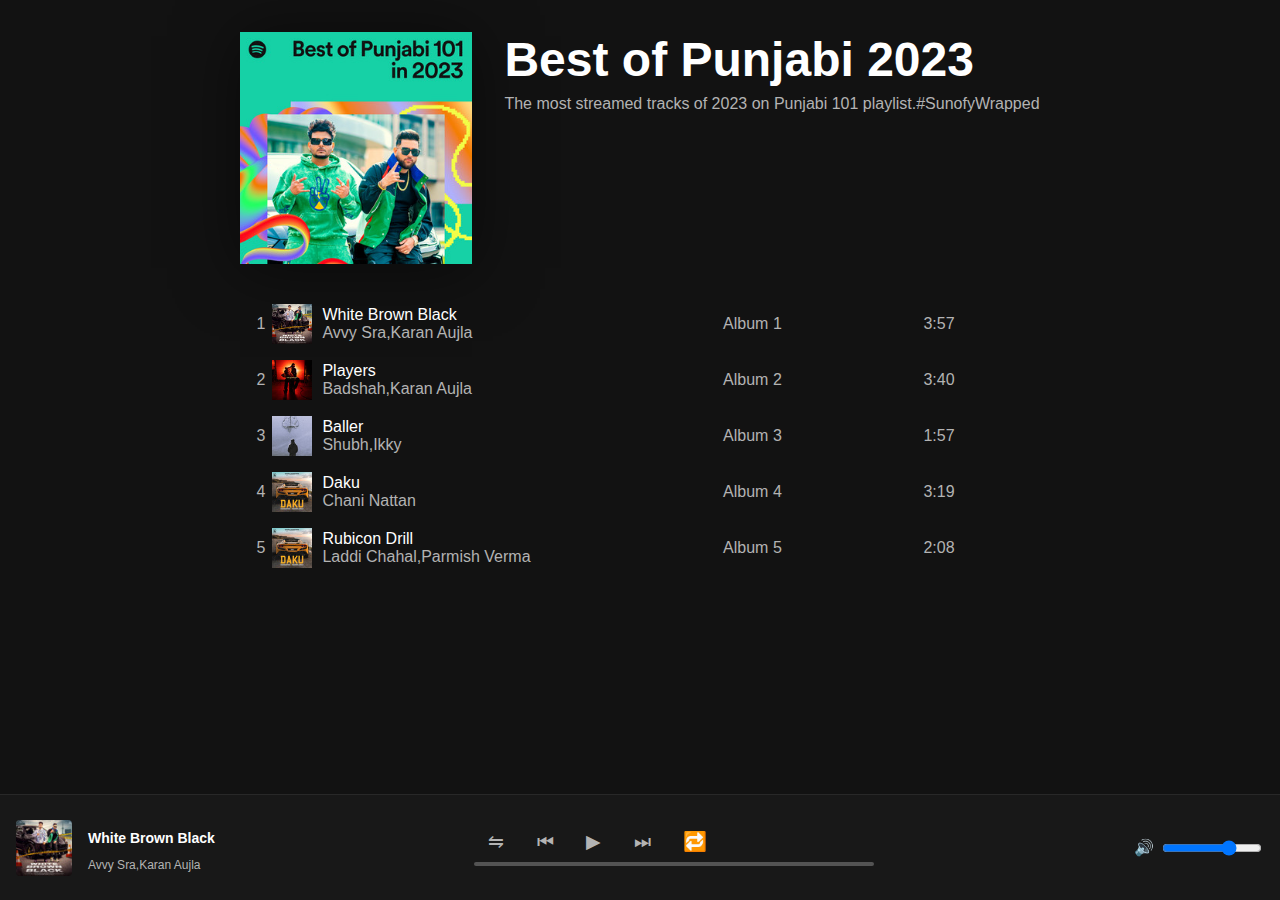
<file: Folder/playlist4.html>
<!DOCTYPE html>
<html lang="en">
<head>
    <meta charset="UTF-8">
    <meta name="viewport" content="width=device-width, initial-scale=1.0">
    <title>Sunofy Playlist</title>
    <style>
        :root {
            --background-color: #121212;
            --text-color: #ffffff;
            --secondary-text-color: #b3b3b3;
            --hover-color: #1db954;
            --placeholder-color: #282828;
        }

        body {
            display: flex;
            flex-direction: column;
            min-height: 100vh;
            font-family: -apple-system, BlinkMacSystemFont, 'Segoe UI', Roboto, Oxygen, Ubuntu, Cantarell, 'Open Sans', 'Helvetica Neue', sans-serif;
            background-color: var(--background-color);
            color: var(--text-color);
            margin: 0;
            padding: 0;
        }

        .container {
            flex: 1;
            max-width: 1000px;
            margin: 0 auto;
            padding: 2rem;
        }

        header {
            display: grid;
            grid-template-columns: 232px 1fr;
            gap: 2rem;
            margin-bottom: 2rem;
        }

        .playlist-image {
            width: 232px;
            height: 232px;
            background-color: var(--placeholder-color);
            box-shadow: 0 4px 60px rgba(0, 0, 0, 0.5);
            display: flex;
            justify-content: center;
            align-items: center;
            overflow: hidden;
        }

        .playlist-image img {
            width: 100%;
            height: 100%;
            object-fit: cover;
        }

        .playlist-info h1 {
            font-size: 3rem;
            margin: 0 0 0.5rem;
        }

        .playlist-info p {
            color: var(--secondary-text-color);
            margin: 0;
        }

        .song-list {
            list-style-type: none;
            padding: 0;
        }

        .song-item {
            display: grid;
            grid-template-columns: 16px 50px 4fr 2fr 1fr;
            align-items: center;
            padding: 0.5rem 1rem;
            border-radius: 4px;
            cursor: pointer;
        }

        .song-item:hover {
            background-color: rgba(255, 255, 255, 0.1);
        }

        .song-item span {
            color: var(--secondary-text-color);
        }

        .song-title {
            color: var(--text-color);
        }

        .song-artist {
            color: var(--secondary-text-color);
        }

        .song-item:hover .song-title {
            color: var(--hover-color);
        }

        .song-image {
            width: 40px;
            height: 40px;
            overflow: hidden;
            margin-right: 10px;
        }

        .song-image img {
            width: 100%;
            height: 100%;
            object-fit: cover;
        }

        footer {
            background-color: #181818;
            padding: 1rem;
            display: flex;
            justify-content: space-between;
            align-items: center;
            border-top: 1px solid #282828;
        }

        .now-playing {
            display: flex;
            align-items: center;
        }

        .now-playing img {
            width: 56px;
            height: 56px;
            margin-right: 1rem;
            border-radius: 4px;
        }

        .now-playing h4 {
            font-size: 0.875rem;
            margin-bottom: 0.25rem;
        }

        .now-playing p {
            font-size: 0.75rem;
            color: #b3b3b3;
        }

        .controls button {
            background: none;
            border: none;
            cursor: pointer;
            color: #b3b3b3;
            font-size: 1.2rem;
            margin: 0 0.5rem;
        }

        .controls button:hover {
            color: #fff;
        }

        .controls button:focus {
            outline: none;
        }

        .progress-bar {
            width: 400px;
            height: 4px;
            background-color: #535353;
            margin-top: 0.5rem;
            border-radius: 2px;
            cursor: pointer;
        }

        .progress {
            width: 0;
            height: 100%;
            background-color: #b3b3b3;
            border-radius: 2px;
            transition: width 0.1s linear;
        }

        .volume-control {
            display: flex;
            align-items: center;
        }

        .volume-slider {
            margin-left: 0.5rem;
            width: 100px;
        }
    </style>
</head>
<body>
    <div class="container">
        <header>
            <div class="playlist-image">
                <img src="download (2).jpg" alt="Playlist cover" />
            </div>
            <div class="playlist-info">
                <h1>Best of Punjabi 2023</h1>
                <p>The most streamed tracks of 2023 on Punjabi 101 playlist.#SunofyWrapped</p>
            </div>
        </header>
        <main>
            <ul class="song-list">
                <li class="song-item" data-index="0">
                    <span>1</span>
                    <div class="song-image">
                        <img src="download (18).jpg" alt="Song 1 cover" />
                    </div>
                    <div>
                        <div class="song-title">White Brown Black</div>
                        <div class="song-artist">Avvy Sra,Karan Aujla</div>
                    </div>
                    <span>Album 1</span>
                    <span>3:57</span>
                </li>
                <li class="song-item" data-index="1">
                    <span>2</span>
                    <div class="song-image">
                        <img src="download (19).jpg" alt="Song 2 cover" />
                    </div>
                    <div>
                        <div class="song-title">Players</div>
                        <div class="song-artist">Badshah,Karan Aujla</div>
                    </div>
                    <span>Album 2</span>
                    <span>3:40</span>
                </li>
                <li class="song-item" data-index="2">
                    <span>3</span>
                    <div class="song-image">
                        <img src="download (20).jpg" alt="Song 3 cover" />
                    </div>
                    <div>
                        <div class="song-title">Baller</div>
                        <div class="song-artist">Shubh,Ikky</div>
                    </div>
                    <span>Album 3</span>
                    <span>1:57</span>
                </li>
                <li class="song-item" data-index="3">
                    <span>4</span>
                    <div class="song-image">
                        <img src="download (21).jpg" alt="Song 4 cover" />
                    </div>
                    <div>
                        <div class="song-title">Daku</div>
                        <div class="song-artist">Chani Nattan</div>
                    </div>
                    <span>Album 4</span>
                    <span>3:19</span>
                </li>
                <li class="song-item" data-index="4">
                    <span>5</span>
                    <div class="song-image">
                        <img src="download (21).jpg" alt="Song 5 cover" />
                    </div>
                    <div>
                        <div class="song-title">Rubicon Drill</div>
                        <div class="song-artist">Laddi Chahal,Parmish Verma</div>
                    </div>
                    <span>Album 5</span>
                    <span>2:08</span>
                </li>
            </ul>
        </main>
    </div>
    <footer>
        <audio id="myAudio" preload="auto"></audio>
        <div class="now-playing">
            <img id="nowPlayingImg" src="download (18).jpg" alt="Album cover" />
            <div>
                <h4 id="nowPlayingTitle">White Brown Black</h4>
                <p id="nowPlayingArtist">Avvy Sra,Karan Aujla</p>
            </div>
        </div>
        <div class="player-controls">
            <div class="controls">
                <button onclick="shufflePlaylist()">⇋</button>
                <button onclick="playPrevious()">⏮</button>
                <button id="playPauseBtn" onclick="togglePlayPause()">▶</button>
                <button onclick="playNext()">⏭</button>
                <button onclick="toggleRepeat()">🔁</button>
            </div>
            <!-- Added id to the progress bar container -->
            <div class="progress-bar" id="progressBarContainer">
                <div id="progress" class="progress"></div>
            </div>
        </div>
        <div class="volume-control">
            <span>🔊</span>
            <input
                type="range"
                class="volume-slider"
                min="0"
                max="1"
                step="0.01"
                value="0.7"
                onchange="setVolume(this.value)"
            />
        </div>
    </footer>
    <script>
        const songs = [
            {
                title: "White Brown Black",
                artist: "Avvy Sra,Karan Aujla",
                cover: "download (18).jpg",
                file: "White_Brown_Black_-_Karan_Aujla_128_Kbps.mp3"
            },
            {
                title: "Players",
                artist: "Badshah,Karan Aujla",
                cover: "download (19).jpg",
                file: "Players.mp3"
            },
            {
                title: "Baller",
                artist: "Shubh,Ikky",
                cover: "download (20).jpg",
                file: "DAKU.mp3"
            },
            {
                title: "Daku",
                artist: "Chani Nattan",
                cover: "download (21).jpg",
                file: "Baller.mp3"
            },
            {
                title: "Rubicon Drill",
                artist: "Laddi Chahal,Parmish Verma",
                cover: "download (22).jpg",
                file: "Rubicorn Drill.mp3"
            }
        ];

        let currentSongIndex = 0;
        let isRepeat = false;
        const audio = document.getElementById("myAudio");
        const playPauseBtn = document.getElementById("playPauseBtn");
        const nowPlayingImg = document.getElementById("nowPlayingImg");
        const nowPlayingTitle = document.getElementById("nowPlayingTitle");
        const nowPlayingArtist = document.getElementById("nowPlayingArtist");
        const progressBar = document.getElementById("progress");

        function loadSong(index) {
            const song = songs[index];
            audio.src = song.file;
            nowPlayingImg.src = song.cover;
            nowPlayingTitle.textContent = song.title;
            nowPlayingArtist.textContent = song.artist;
            currentSongIndex = index;
        }

        function playSong() {
            audio.play();
            playPauseBtn.textContent = "⏸";
        }

        function pauseSong() {
            audio.pause();
            playPauseBtn.textContent = "▶";
        }

        function togglePlayPause() {
            if (audio.paused) {
                playSong();
            } else {
                pauseSong();
            }
        }

        function playNext() {
            currentSongIndex = (currentSongIndex + 1) % songs.length;
            loadSong(currentSongIndex);
            playSong();
        }

        function playPrevious() {
            currentSongIndex = (currentSongIndex - 1 + songs.length) % songs.length;
            loadSong(currentSongIndex);
            playSong();
        }

        function setVolume(value) {
            audio.volume = value;
        }

        function updateProgress() {
            const progress = (audio.currentTime / audio.duration) * 100;
            progressBar.style.width = `${progress}%`;
        }

        function seekTo(event) {
            const progressBarWidth = this.clientWidth;
            const clickX = event.offsetX;
            const duration = audio.duration;
            audio.currentTime = (clickX / progressBarWidth) * duration;
        }

        function shufflePlaylist() {
            for (let i = songs.length - 1; i > 0; i--) {
                const j = Math.floor(Math.random() * (i + 1));
                [songs[i], songs[j]] = [songs[j], songs[i]];
            }
            currentSongIndex = 0;
            loadSong(currentSongIndex);
            playSong();
        }

        function toggleRepeat() {
            isRepeat = !isRepeat;
            const repeatBtn = document.querySelector('.controls button:last-child');
            repeatBtn.style.color = isRepeat ? 'var(--hover-color)' : '#b3b3b3';
        }

        // Add click event listeners to song items
        const songItems = document.querySelectorAll('.song-item');
        songItems.forEach(item => {
            item.addEventListener('click', function() {
                const index = parseInt(this.getAttribute('data-index'));
                loadSong(index);
                playSong();
            });
        });

        // Add event listeners for audio
        audio.addEventListener('timeupdate', updateProgress);
        audio.addEventListener('ended', () => {
            if (isRepeat) {
                playSong();
            } else {
                playNext();
            }
        });


        // Add event listener for progress bar
        document.getElementById('progressBarContainer').addEventListener('click', seekTo);

        // Load the first song
        loadSong(0);
    </script>
</body>
</html>
</file>
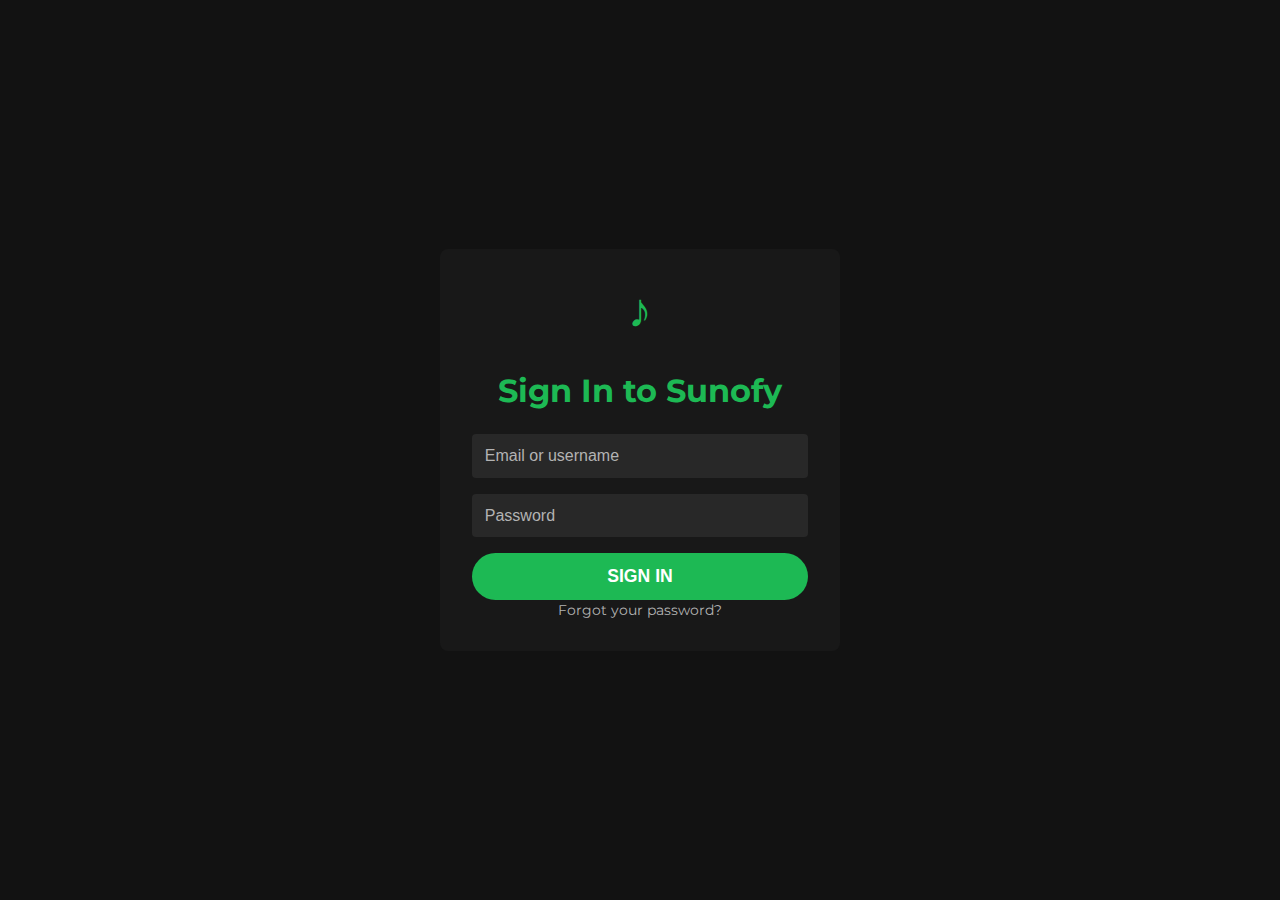
<file: Folder/signin.html>
<!DOCTYPE html>
<html lang="en">
<head>
    <meta charset="UTF-8">
    <meta name="viewport" content="width=device-width, initial-scale=1.0">
    <title>Sign In - Sunofy</title>
    <style>
        @import url('https://fonts.googleapis.com/css2?family=Montserrat:wght@400;700&display=swap');

        * {
            margin: 0;
            padding: 0;
            box-sizing: border-box;
        }

        body {
            font-family: 'Montserrat', sans-serif;
            background-color: #121212;
            color: #ffffff;
            display: flex;
            justify-content: center;
            align-items: center;
            height: 100vh;
            overflow: hidden;
        }

        .container {
            background-color: #181818;
            padding: 2rem;
            border-radius: 8px;
            width: 100%;
            max-width: 400px;
            text-align: center;
            animation: fadeIn 0.5s ease-out;
        }

        .logo {
            font-size: 3rem;
            color: #1DB954;
            margin-bottom: 2rem;
            animation: pulse 2s infinite;
        }

        h1 {
            color: #1DB954;
            margin-bottom: 1.5rem;
            font-weight: 700;
        }

        form {
            display: flex;
            flex-direction: column;
        }

        input {
            margin-bottom: 1rem;
            padding: 0.8rem;
            border: none;
            border-radius: 4px;
            font-size: 1rem;
            background-color: #282828;
            color: #ffffff;
            transition: background-color 0.3s ease;
        }

        input::placeholder {
            color: #b3b3b3;
        }

        input:focus {
            outline: none;
            background-color: #333333;
        }

        button {
            background-color: #1DB954;
            color: white;
            border: none;
            padding: 0.8rem;
            border-radius: 30px;
            font-size: 1.1rem;
            font-weight: 700;
            cursor: pointer;
            transition: background-color 0.3s ease, transform 0.1s ease;
        }

        button:hover {
            background-color: #1ed760;
            transform: scale(1.05);
        }

        .forgot-password {
            margin-top: 1rem;
            color: #b3b3b3;
            text-decoration: none;
            font-size: 0.9rem;
            transition: color 0.3s ease;
        }

        .forgot-password:hover {
            color: #ffffff;
        }

        @keyframes fadeIn {
            from {
                opacity: 0;
                transform: translateY(-20px);
            }
            to {
                opacity: 1;
                transform: translateY(0);
            }
        }

        @keyframes pulse {
            0% {
                transform: scale(1);
            }
            50% {
                transform: scale(1.05);
            }
            100% {
                transform: scale(1);
            }
        }

        @keyframes shake {
            0%, 100% {
                transform: translateX(0);
            }
            25% {
                transform: translateX(-5px);
            }
            75% {
                transform: translateX(5px);
            }
        }

        input:invalid {
            animation: shake 0.3s ease-in-out;
        }

        @media (max-width: 480px) {
            .container {
                padding: 1.5rem;
            }

            .logo {
                font-size: 2.5rem;
            }

            h1 {
                font-size: 1.5rem;
            }

            input, button {
                font-size: 0.9rem;
            }
        }
    </style>
</head>
<body>
    <div class="container">
        <div class="logo">♪</div>
        <h1>Sign In to Sunofy</h1>
        <form>
            <input type="email" placeholder="Email or username" required>
            <input type="password" placeholder="Password" required>
            <button type="submit">SIGN IN</button>
        </form>
        <a href="#" class="forgot-password">Forgot your password?</a>
    </div>
</body>
</html>
</file>
<file: style.css>
* {
    margin: 0;
    padding: 0;
    box-sizing: border-box;
  }
  body {
    font-family: "Helvetica Neue", Arial, sans-serif;
    line-height: 1.6;
    color: #fff;
    background-color: #121212;
    display: flex;
    flex-direction: column;
    min-height: 100vh;
  }

  /* Header styles */
  header {
    background-color: #000;
    padding: 1rem;
    display: flex;
    justify-content: space-between;
    align-items: center;
  }
  .logo {
    color: #fff;
    font-size: 1.5rem;
    font-weight: bold;
    text-decoration: none;
  }
  nav a {
    margin-right: 1rem;
    text-decoration: none;
    color: #b3b3b3;
    font-weight: bold;
  }
  nav a:hover {
    color: #fff;
  }
  .search-bar {
    padding: 0.5rem;
    width: 300px;
    background-color: #242424;
    border: none;
    border-radius: 20px;
    color: #fff;
  }
  .sign-in {
    padding: 0.5rem 1rem;
    background-color: #1db954;
    color: #fff;
    border: none;
    border-radius: 20px;
    cursor: pointer;
    font-weight: bold;
  }
  .sign-in:hover {
    background-color: #1ed760;
  }

  /* Main content styles */
  main {
    flex-grow: 1;
    padding: 2rem;
    background-color: #121212;
  }
  h1 {
    margin-bottom: 1rem;
    font-size: 1.5rem;
  }
  .playlist-item-link {
    text-decoration: none;
    color: inherit;
    display: block;
  }
  .playlist-grid {
    display: grid;
    grid-template-columns: repeat(auto-fill, minmax(200px, 1fr));
    gap: 1.5rem;
  }
  .playlist-item {
    background-color: #181818;
    padding: 1rem;
    border-radius: 8px;
    transition: background-color 0.3s ease;
  }
  .playlist-item:hover {
    background-color: #282828;
  }
  .playlist-item img {
    width: 100%;
    height: auto;
    border-radius: 4px;
    margin-bottom: 0.5rem;
  }
  .playlist-item h3 {
    font-size: 1rem;
    margin-bottom: 0.25rem;
  }
  .playlist-item p {
    font-size: 0.875rem;
    color: #b3b3b3;
  }

  /* Footer styles */
  footer {
    background-color: #181818;
    padding: 1rem;
    display: flex;
    justify-content: space-between;
    align-items: center;
    border-top: 1px solid #282828;
  }
  .now-playing {
    display: flex;
    align-items: center;
  }
  .now-playing img {
    width: 56px;
    height: 56px;
    margin-right: 1rem;
    border-radius: 4px;
  }
  .now-playing h4 {
    font-size: 0.875rem;
    margin-bottom: 0.25rem;
  }
  .now-playing p {
    font-size: 0.75rem;
    color: #b3b3b3;
  }
  .controls button {
    background: none;
    border: none;
    cursor: pointer;
    color: #b3b3b3;
    font-size: 1.2rem;
    margin: 0 0.5rem;
  }
  .controls button:hover {
    color: #fff;
  }
  .controls button:focus {
    outline: none;
  }
  .progress-bar {
    width: 400px;
    height: 4px;
    background-color: #535353;
    margin-top: 0.5rem;
    border-radius: 2px;
  }
  .progress {
    width: 30%;
    height: 100%;
    background-color: #b3b3b3;
    border-radius: 2px;
  }
  .volume-control {
    display: flex;
    align-items: center;
  }
  .volume-slider {
    margin-left: 0.5rem;
    width: 100px;
  }
</file>
<file: Folder/style.css>
* {
    margin: 0;
    padding: 0;
    box-sizing: border-box;
  }
  body {
    font-family: "Helvetica Neue", Arial, sans-serif;
    line-height: 1.6;
    color: #fff;
    background-color: #121212;
    display: flex;
    flex-direction: column;
    min-height: 100vh;
  }

  /* Header styles */
  header {
    background-color: #000;
    padding: 1rem;
    display: flex;
    justify-content: space-between;
    align-items: center;
  }
  .logo {
    color: #fff;
    font-size: 1.5rem;
    font-weight: bold;
    text-decoration: none;
  }
  nav a {
    margin-right: 1rem;
    text-decoration: none;
    color: #b3b3b3;
    font-weight: bold;
  }
  nav a:hover {
    color: #fff;
  }
  .search-bar {
    padding: 0.5rem;
    width: 300px;
    background-color: #242424;
    border: none;
    border-radius: 20px;
    color: #fff;
  }
  .sign-in {
    padding: 0.5rem 1rem;
    background-color: #1db954;
    color: #fff;
    border: none;
    border-radius: 20px;
    cursor: pointer;
    font-weight: bold;
  }
  .sign-in:hover {
    background-color: #1ed760;
  }

  /* Main content styles */
  main {
    flex-grow: 1;
    padding: 2rem;
    background-color: #121212;
  }
  h1 {
    margin-bottom: 1rem;
    font-size: 1.5rem;
  }
  .playlist-item-link {
    text-decoration: none;
    color: inherit;
    display: block;
  }
  .playlist-grid {
    display: grid;
    grid-template-columns: repeat(auto-fill, minmax(200px, 1fr));
    gap: 1.5rem;
  }
  .playlist-item {
    background-color: #181818;
    padding: 1rem;
    border-radius: 8px;
    transition: background-color 0.3s ease;
  }
  .playlist-item:hover {
    background-color: #282828;
  }
  .playlist-item img {
    width: 100%;
    height: auto;
    border-radius: 4px;
    margin-bottom: 0.5rem;
  }
  .playlist-item h3 {
    font-size: 1rem;
    margin-bottom: 0.25rem;
  }
  .playlist-item p {
    font-size: 0.875rem;
    color: #b3b3b3;
  }

  /* Footer styles */
  footer {
    background-color: #181818;
    padding: 1rem;
    display: flex;
    justify-content: space-between;
    align-items: center;
    border-top: 1px solid #282828;
  }
  .now-playing {
    display: flex;
    align-items: center;
  }
  .now-playing img {
    width: 56px;
    height: 56px;
    margin-right: 1rem;
    border-radius: 4px;
  }
  .now-playing h4 {
    font-size: 0.875rem;
    margin-bottom: 0.25rem;
  }
  .now-playing p {
    font-size: 0.75rem;
    color: #b3b3b3;
  }
  .controls button {
    background: none;
    border: none;
    cursor: pointer;
    color: #b3b3b3;
    font-size: 1.2rem;
    margin: 0 0.5rem;
  }
  .controls button:hover {
    color: #fff;
  }
  .controls button:focus {
    outline: none;
  }
  .progress-bar {
    width: 400px;
    height: 4px;
    background-color: #535353;
    margin-top: 0.5rem;
    border-radius: 2px;
  }
  .progress {
    width: 30%;
    height: 100%;
    background-color: #b3b3b3;
    border-radius: 2px;
  }
  .volume-control {
    display: flex;
    align-items: center;
  }
  .volume-slider {
    margin-left: 0.5rem;
    width: 100px;
  }
</file>
